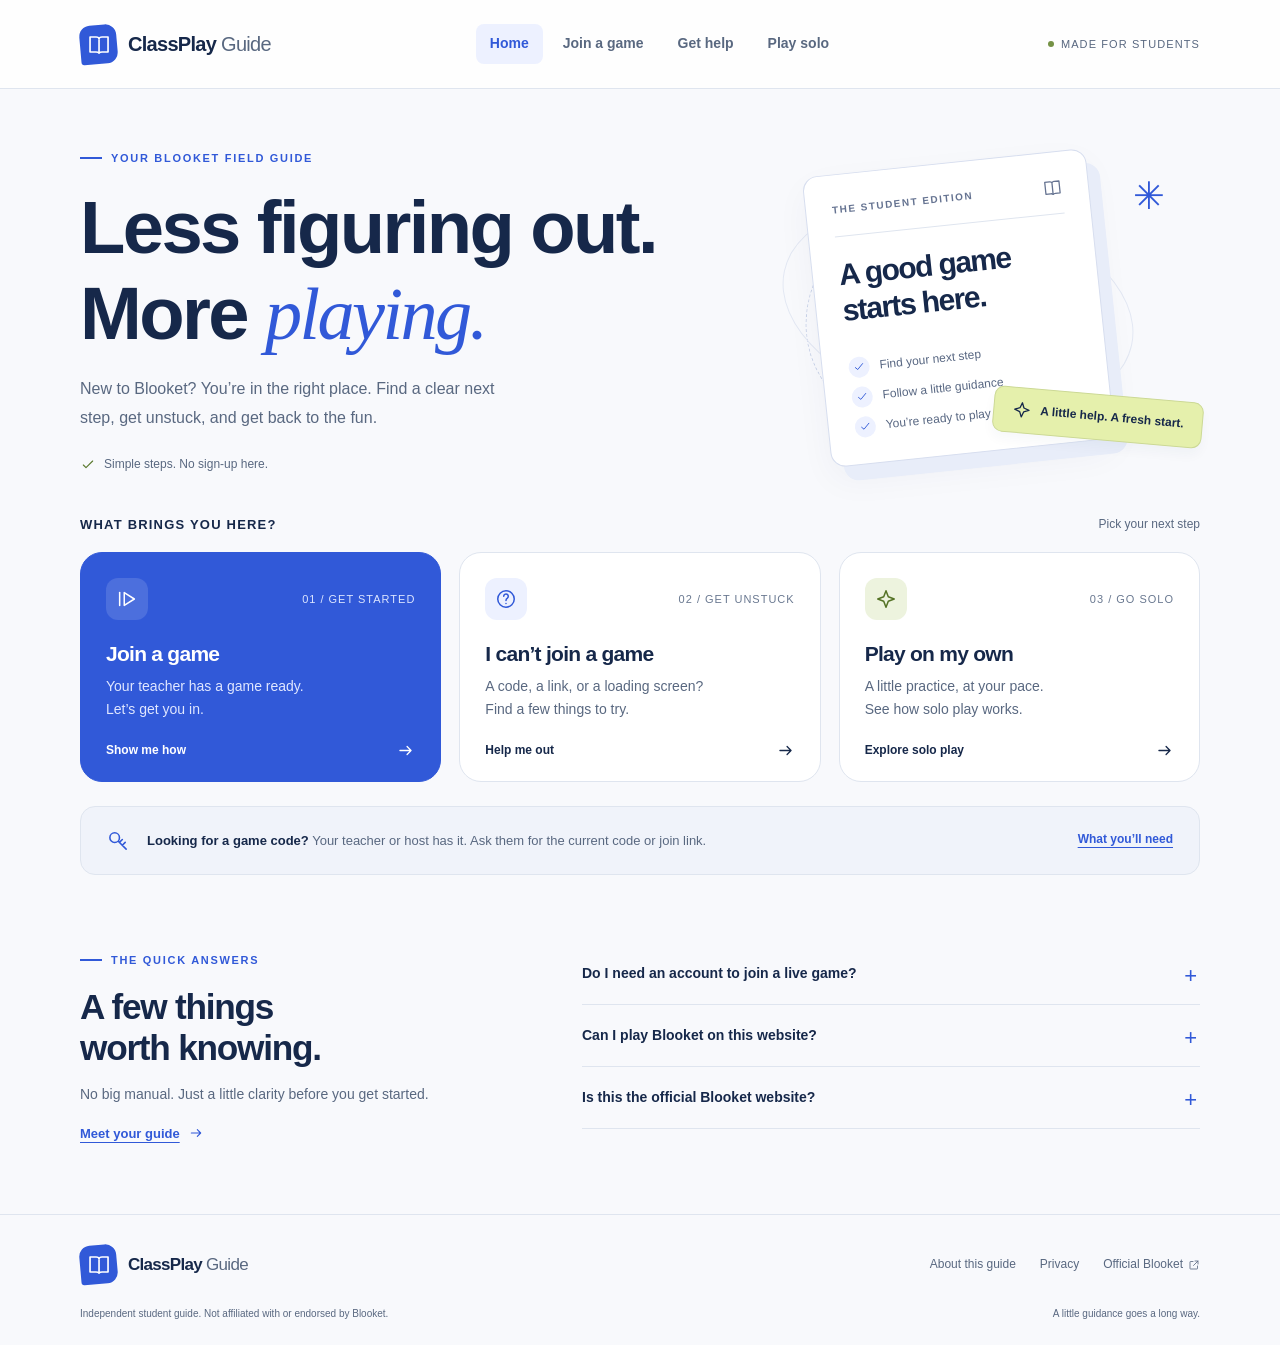
<file: site/index.html>
<!DOCTYPE html>
<html lang="en">
<head>
  <meta charset="UTF-8">
  <meta name="viewport" content="width=device-width, initial-scale=1">
  <meta name="google-site-verification" content="IyDOPsGvb1YDGFn4wCDl2Y3a9_xPfkji77vBAiMre4w" />
  <meta name="description" content="Simple Blooket guides for students. Learn how to join a game, find help when you get stuck, or start playing on your own.">
  <meta name="theme-color" content="#3159d8">
  <title>Blooket help for students, made simple | ClassPlay Guide</title>
  <link rel="canonical" href="https://blooketpractice-site.vercel.app/">
  <link rel="icon" type="image/svg+xml" href="favicon.svg">
  <link rel="stylesheet" href="assets/styles.css">
  
</head>
<body>
<a class="skip-link" href="#main">Skip to content</a><header class="site-header"><div class="wrap header-inner">
  <a class="brand" href="index.html" aria-label="ClassPlay Guide home"><span class="brand-mark"><svg width="24" height="24" viewBox="0 0 24 24" fill="none" stroke="currentColor" stroke-width="1.65" stroke-linecap="round" stroke-linejoin="round" aria-hidden="true"><path d="M3 4h6c2 0 3 1 3 2 0-1 1-2 3-2h6v15h-6c-2 0-3 1-3 1s-1-1-3-1H3z"/><path d="M12 7v13"/></svg></span><span>ClassPlay <span>Guide</span></span></a>
  <nav class="main-nav" aria-label="Main navigation"><a href="index.html" aria-current="page">Home</a><a href="join.html">Join a game</a><a href="help.html">Get help</a><a href="solo.html">Play solo</a></nav>
  <span class="header-label">Made for students</span>
</div></header>
<main id="main" class="wrap">
  <section class="home-hero" aria-labelledby="home-title">
    <div class="hero-copy"><span class="eyebrow">Your Blooket field guide</span><h1 id="home-title">Less figuring out.<br>More <em>playing.</em></h1><p>New to Blooket? You’re in the right place. Find a clear next step, get unstuck, and get back to the fun.</p><div class="hero-small"><svg width="16" height="16" viewBox="0 0 24 24" fill="none" stroke="currentColor" stroke-width="1.65" stroke-linecap="round" stroke-linejoin="round" aria-hidden="true"><path d="m5 12 4 4L19 6"/></svg>Simple steps. No sign-up here.</div></div>
    <div class="field-illustration" aria-hidden="true"><div class="illustration-orbit"></div><span class="spark">✳</span><div class="field-card"><div class="card-top"><span>THE STUDENT EDITION</span><svg width="19" height="19" viewBox="0 0 24 24" fill="none" stroke="currentColor" stroke-width="1.65" stroke-linecap="round" stroke-linejoin="round" aria-hidden="true"><path d="M3 4h6c2 0 3 1 3 2 0-1 1-2 3-2h6v15h-6c-2 0-3 1-3 1s-1-1-3-1H3z"/><path d="M12 7v13"/></svg></div><strong>A good game<br>starts here.</strong><div class="illustration-line"><span class="mini-check"><svg width="13" height="13" viewBox="0 0 24 24" fill="none" stroke="currentColor" stroke-width="1.65" stroke-linecap="round" stroke-linejoin="round" aria-hidden="true"><path d="m5 12 4 4L19 6"/></svg></span>Find your next step</div><div class="illustration-line"><span class="mini-check"><svg width="13" height="13" viewBox="0 0 24 24" fill="none" stroke="currentColor" stroke-width="1.65" stroke-linecap="round" stroke-linejoin="round" aria-hidden="true"><path d="m5 12 4 4L19 6"/></svg></span>Follow a little guidance</div><div class="illustration-line"><span class="mini-check"><svg width="13" height="13" viewBox="0 0 24 24" fill="none" stroke="currentColor" stroke-width="1.65" stroke-linecap="round" stroke-linejoin="round" aria-hidden="true"><path d="m5 12 4 4L19 6"/></svg></span>You’re ready to play</div></div><div class="sticker"><svg width="19" height="19" viewBox="0 0 24 24" fill="none" stroke="currentColor" stroke-width="1.65" stroke-linecap="round" stroke-linejoin="round" aria-hidden="true"><path d="m12 3 2.5 6.5L21 12l-6.5 2.5L12 21l-2.5-6.5L3 12l6.5-2.5z"/></svg>A little help. A fresh start.</div></div>
  </section>
  <section aria-labelledby="paths-title"><div class="section-heading"><h2 id="paths-title">What brings you here?</h2><span>Pick your next step</span></div>
    <div class="path-grid">
      <a class="path-card featured" href="join.html"><div class="path-card-top"><span class="icon-tile"><svg width="22" height="22" viewBox="0 0 24 24" fill="none" stroke="currentColor" stroke-width="1.65" stroke-linecap="round" stroke-linejoin="round" aria-hidden="true"><path d="m9 5 11 7-11 7z"/><path d="M4 5v14"/></svg></span><span class="path-number">01 / GET STARTED</span></div><h3>Join a game</h3><p>Your teacher has a game ready.<br>Let’s get you in.</p><span class="path-cta">Show me how <svg width="19" height="19" viewBox="0 0 24 24" fill="none" stroke="currentColor" stroke-width="1.65" stroke-linecap="round" stroke-linejoin="round" aria-hidden="true"><path d="M5 12h14m-5-5 5 5-5 5"/></svg></span></a>
      <a class="path-card" href="help.html"><div class="path-card-top"><span class="icon-tile"><svg width="22" height="22" viewBox="0 0 24 24" fill="none" stroke="currentColor" stroke-width="1.65" stroke-linecap="round" stroke-linejoin="round" aria-hidden="true"><circle cx="12" cy="12" r="9"/><path d="M9.5 9a2.5 2.5 0 1 1 4 2c-1.5 1-1.5 1.5-1.5 2.5M12 17h.01"/></svg></span><span class="path-number">02 / GET UNSTUCK</span></div><h3>I can’t join a game</h3><p>A code, a link, or a loading screen?<br>Find a few things to try.</p><span class="path-cta">Help me out <svg width="19" height="19" viewBox="0 0 24 24" fill="none" stroke="currentColor" stroke-width="1.65" stroke-linecap="round" stroke-linejoin="round" aria-hidden="true"><path d="M5 12h14m-5-5 5 5-5 5"/></svg></span></a>
      <a class="path-card mint" href="solo.html"><div class="path-card-top"><span class="icon-tile"><svg width="22" height="22" viewBox="0 0 24 24" fill="none" stroke="currentColor" stroke-width="1.65" stroke-linecap="round" stroke-linejoin="round" aria-hidden="true"><path d="m12 3 2.5 6.5L21 12l-6.5 2.5L12 21l-2.5-6.5L3 12l6.5-2.5z"/></svg></span><span class="path-number">03 / GO SOLO</span></div><h3>Play on my own</h3><p>A little practice, at your pace.<br>See how solo play works.</p><span class="path-cta">Explore solo play <svg width="19" height="19" viewBox="0 0 24 24" fill="none" stroke="currentColor" stroke-width="1.65" stroke-linecap="round" stroke-linejoin="round" aria-hidden="true"><path d="M5 12h14m-5-5 5 5-5 5"/></svg></span></a>
    </div>
  </section>
  <aside class="teacher-note"><svg width="23" height="23" viewBox="0 0 24 24" fill="none" stroke="currentColor" stroke-width="1.65" stroke-linecap="round" stroke-linejoin="round" aria-hidden="true"><circle cx="8" cy="9" r="5"/><path d="m12 13 8 8m-4-4 3-3m-6 0 3-3"/></svg><p><strong>Looking for a game code?</strong> Your teacher or host has it. Ask them for the current code or join link.</p><a href="join.html#before-you-start">What you’ll need</a></aside>
  <section class="home-bottom" aria-labelledby="faq-title"><div><span class="eyebrow">The quick answers</span><h2 id="faq-title">A few things<br>worth knowing.</h2><p>No big manual. Just a little clarity before you get started.</p><a class="text-link" href="about.html">Meet your guide <svg width="16" height="16" viewBox="0 0 24 24" fill="none" stroke="currentColor" stroke-width="1.65" stroke-linecap="round" stroke-linejoin="round" aria-hidden="true"><path d="M5 12h14m-5-5 5 5-5 5"/></svg></a></div><div class="faq-list">
    <details><summary>Do I need an account to join a live game?</summary><p>No. You can join a teacher’s live game with their code, link, or QR code without logging in. Independent solo play uses a Blooket account. <a href="https://help.blooket.com/hc/en-us/articles/17350775717911-Do-students-need-a-Blooket-account-to-play">See the official account guidance</a>.</p></details>
    <details><summary>Can I play Blooket on this website?</summary><p>This website helps you find your next step. The games themselves are on Blooket. Our guides link to the official pages when you’re ready.</p></details>
    <details><summary>Is this the official Blooket website?</summary><p>No. ClassPlay Guide is an independent student guide. For your account or the game itself, use <a href="https://www.blooket.com/">the official Blooket website</a>.</p></details>
  </div></section>
</main>
<footer class="site-footer"><div class="wrap">
  <div class="footer-top"><a class="brand" href="index.html" aria-label="ClassPlay Guide home"><span class="brand-mark"><svg width="24" height="24" viewBox="0 0 24 24" fill="none" stroke="currentColor" stroke-width="1.65" stroke-linecap="round" stroke-linejoin="round" aria-hidden="true"><path d="M3 4h6c2 0 3 1 3 2 0-1 1-2 3-2h6v15h-6c-2 0-3 1-3 1s-1-1-3-1H3z"/><path d="M12 7v13"/></svg></span><span>ClassPlay <span>Guide</span></span></a><nav class="footer-links" aria-label="Footer"><a href="about.html">About this guide</a><a href="privacy.html">Privacy</a><a href="https://www.blooket.com/">Official Blooket <svg width="12" height="12" viewBox="0 0 24 24" fill="none" stroke="currentColor" stroke-width="1.65" stroke-linecap="round" stroke-linejoin="round" aria-hidden="true"><path d="M14 4h6v6m0-6-9 9M10 5H5a1 1 0 0 0-1 1v13a1 1 0 0 0 1 1h13a1 1 0 0 0 1-1v-5"/></svg></a></nav></div>
  <div class="footer-bottom"><p>Independent student guide. Not affiliated with or endorsed by Blooket.</p><p>A little guidance goes a long way.</p></div>
</div></footer>
</body>
</html>
</file>
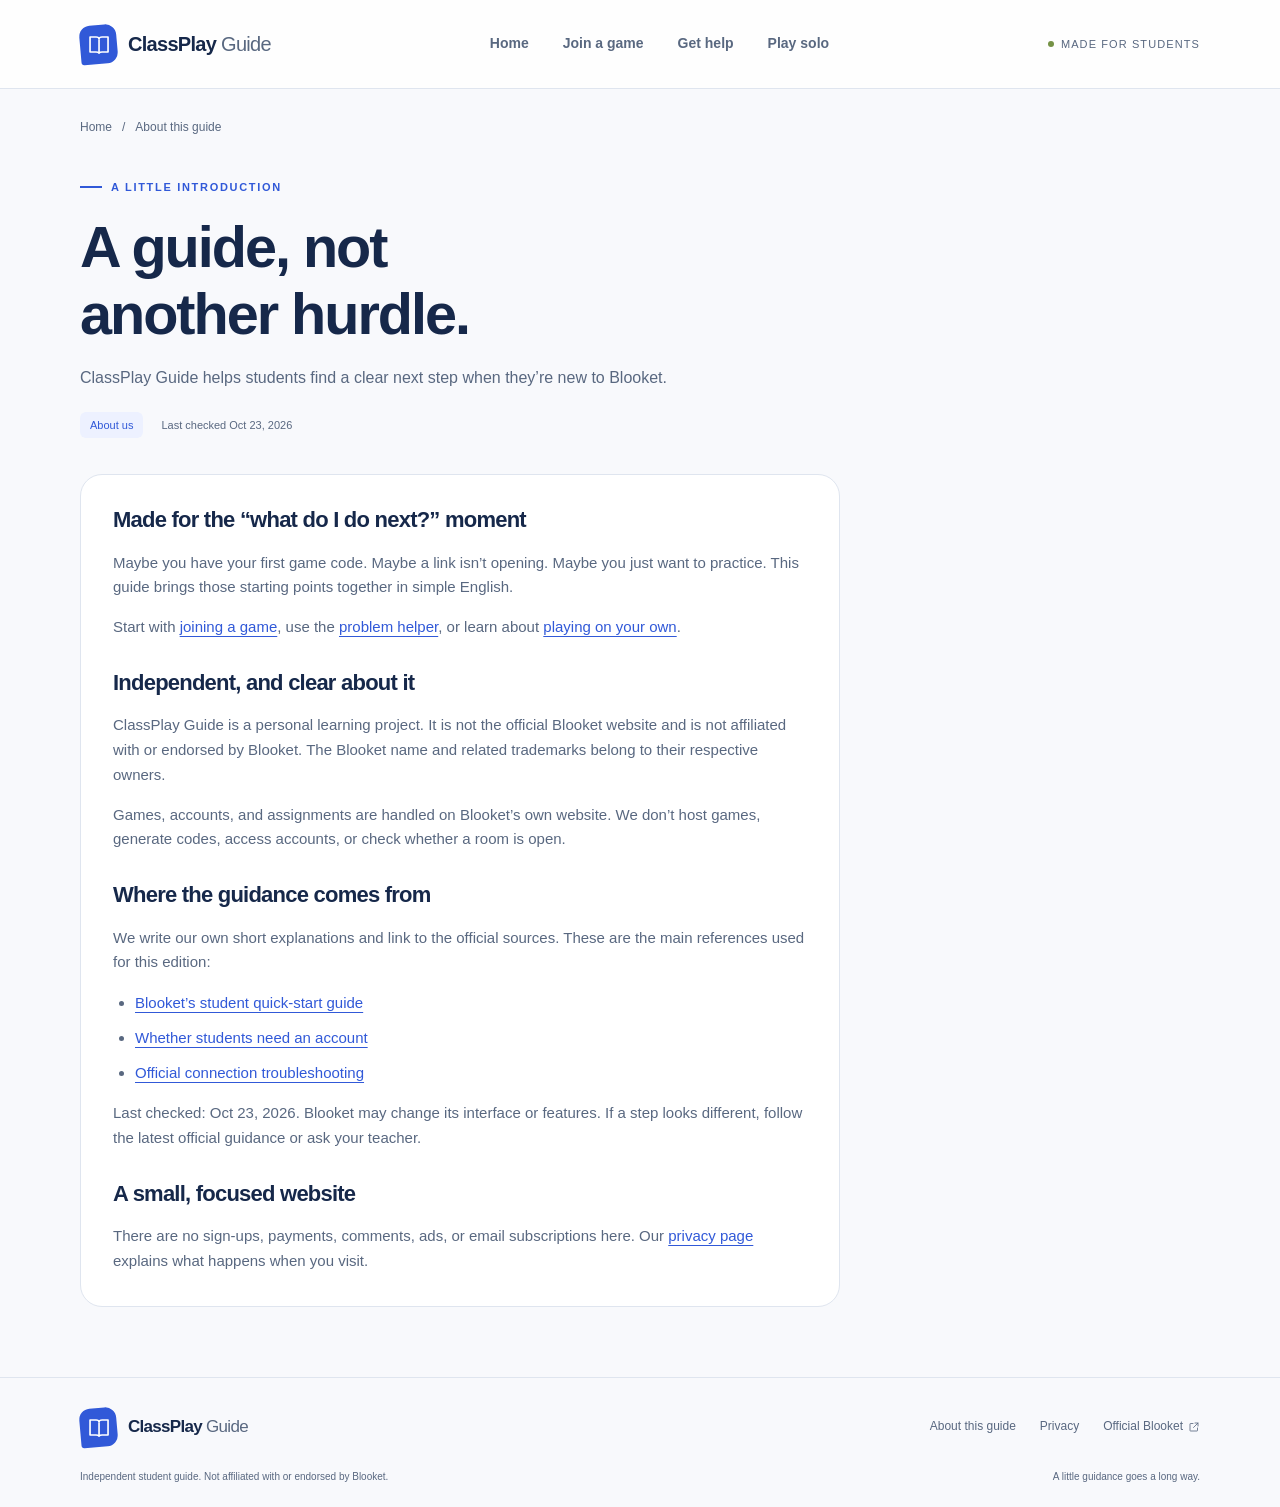
<file: site/about.html>
<!DOCTYPE html>
<html lang="en">
<head>
  <meta charset="UTF-8">
  <meta name="viewport" content="width=device-width, initial-scale=1">
  <meta name="description" content="ClassPlay Guide is an independent guide that helps students join Blooket games, get unstuck and understand solo practice.">
  <meta name="theme-color" content="#3159d8">
  <title>About this independent Blooket student guide | ClassPlay Guide</title>
  <link rel="canonical" href="https://blooketpractice-site.vercel.app/about.html">
  <link rel="icon" type="image/svg+xml" href="favicon.svg">
  <link rel="stylesheet" href="assets/styles.css">
  
</head>
<body>
<a class="skip-link" href="#main">Skip to content</a><header class="site-header"><div class="wrap header-inner">
  <a class="brand" href="index.html" aria-label="ClassPlay Guide home"><span class="brand-mark"><svg width="24" height="24" viewBox="0 0 24 24" fill="none" stroke="currentColor" stroke-width="1.65" stroke-linecap="round" stroke-linejoin="round" aria-hidden="true"><path d="M3 4h6c2 0 3 1 3 2 0-1 1-2 3-2h6v15h-6c-2 0-3 1-3 1s-1-1-3-1H3z"/><path d="M12 7v13"/></svg></span><span>ClassPlay <span>Guide</span></span></a>
  <nav class="main-nav" aria-label="Main navigation"><a href="index.html">Home</a><a href="join.html">Join a game</a><a href="help.html">Get help</a><a href="solo.html">Play solo</a></nav>
  <span class="header-label">Made for students</span>
</div></header>
<main id="main" class="wrap"><div class="breadcrumb"><a href="index.html">Home</a><span aria-hidden="true">/</span><span>About this guide</span></div><div class="page-heading"><span class="eyebrow">A little introduction</span><h1>A guide, not<br>another hurdle.</h1><p>ClassPlay Guide helps students find a clear next step when they’re new to Blooket.</p><div class="page-meta"><span>About us</span><span>Last checked <time datetime="2026-10-23">Oct 23, 2026</time></span></div></div>
<div class="legal-layout"><article class="article-card"><h2>Made for the “what do I do next?” moment</h2><p>Maybe you have your first game code. Maybe a link isn’t opening. Maybe you just want to practice. This guide brings those starting points together in simple English.</p><p>Start with <a href="join.html">joining a game</a>, use the <a href="help.html">problem helper</a>, or learn about <a href="solo.html">playing on your own</a>.</p>
<h2>Independent, and clear about it</h2><p>ClassPlay Guide is a personal learning project. It is not the official Blooket website and is not affiliated with or endorsed by Blooket. The Blooket name and related trademarks belong to their respective owners.</p><p>Games, accounts, and assignments are handled on Blooket’s own website. We don’t host games, generate codes, access accounts, or check whether a room is open.</p>
<h2>Where the guidance comes from</h2><p>We write our own short explanations and link to the official sources. These are the main references used for this edition:</p><ul><li><a href="https://help.blooket.com/hc/en-us/articles/16015848585879-Blooket-Quick-Start-Guide-for-Students">Blooket’s student quick-start guide</a></li><li><a href="https://help.blooket.com/hc/en-us/articles/17350775717911-Do-students-need-a-Blooket-account-to-play">Whether students need an account</a></li><li><a href="https://help.blooket.com/hc/en-us/articles/17350792576023-How-can-I-debug-Blooket-connection-issues">Official connection troubleshooting</a></li></ul><p>Last checked: <time datetime="2026-10-23">Oct 23, 2026</time>. Blooket may change its interface or features. If a step looks different, follow the latest official guidance or ask your teacher.</p>
<h2>A small, focused website</h2><p>There are no sign-ups, payments, comments, ads, or email subscriptions here. Our <a href="privacy.html">privacy page</a> explains what happens when you visit.</p></article></div></main>
<footer class="site-footer"><div class="wrap">
  <div class="footer-top"><a class="brand" href="index.html" aria-label="ClassPlay Guide home"><span class="brand-mark"><svg width="24" height="24" viewBox="0 0 24 24" fill="none" stroke="currentColor" stroke-width="1.65" stroke-linecap="round" stroke-linejoin="round" aria-hidden="true"><path d="M3 4h6c2 0 3 1 3 2 0-1 1-2 3-2h6v15h-6c-2 0-3 1-3 1s-1-1-3-1H3z"/><path d="M12 7v13"/></svg></span><span>ClassPlay <span>Guide</span></span></a><nav class="footer-links" aria-label="Footer"><a href="about.html">About this guide</a><a href="privacy.html">Privacy</a><a href="https://www.blooket.com/">Official Blooket <svg width="12" height="12" viewBox="0 0 24 24" fill="none" stroke="currentColor" stroke-width="1.65" stroke-linecap="round" stroke-linejoin="round" aria-hidden="true"><path d="M14 4h6v6m0-6-9 9M10 5H5a1 1 0 0 0-1 1v13a1 1 0 0 0 1 1h13a1 1 0 0 0 1-1v-5"/></svg></a></nav></div>
  <div class="footer-bottom"><p>Independent student guide. Not affiliated with or endorsed by Blooket.</p><p>A little guidance goes a long way.</p></div>
</div></footer>
</body>
</html>
</file>
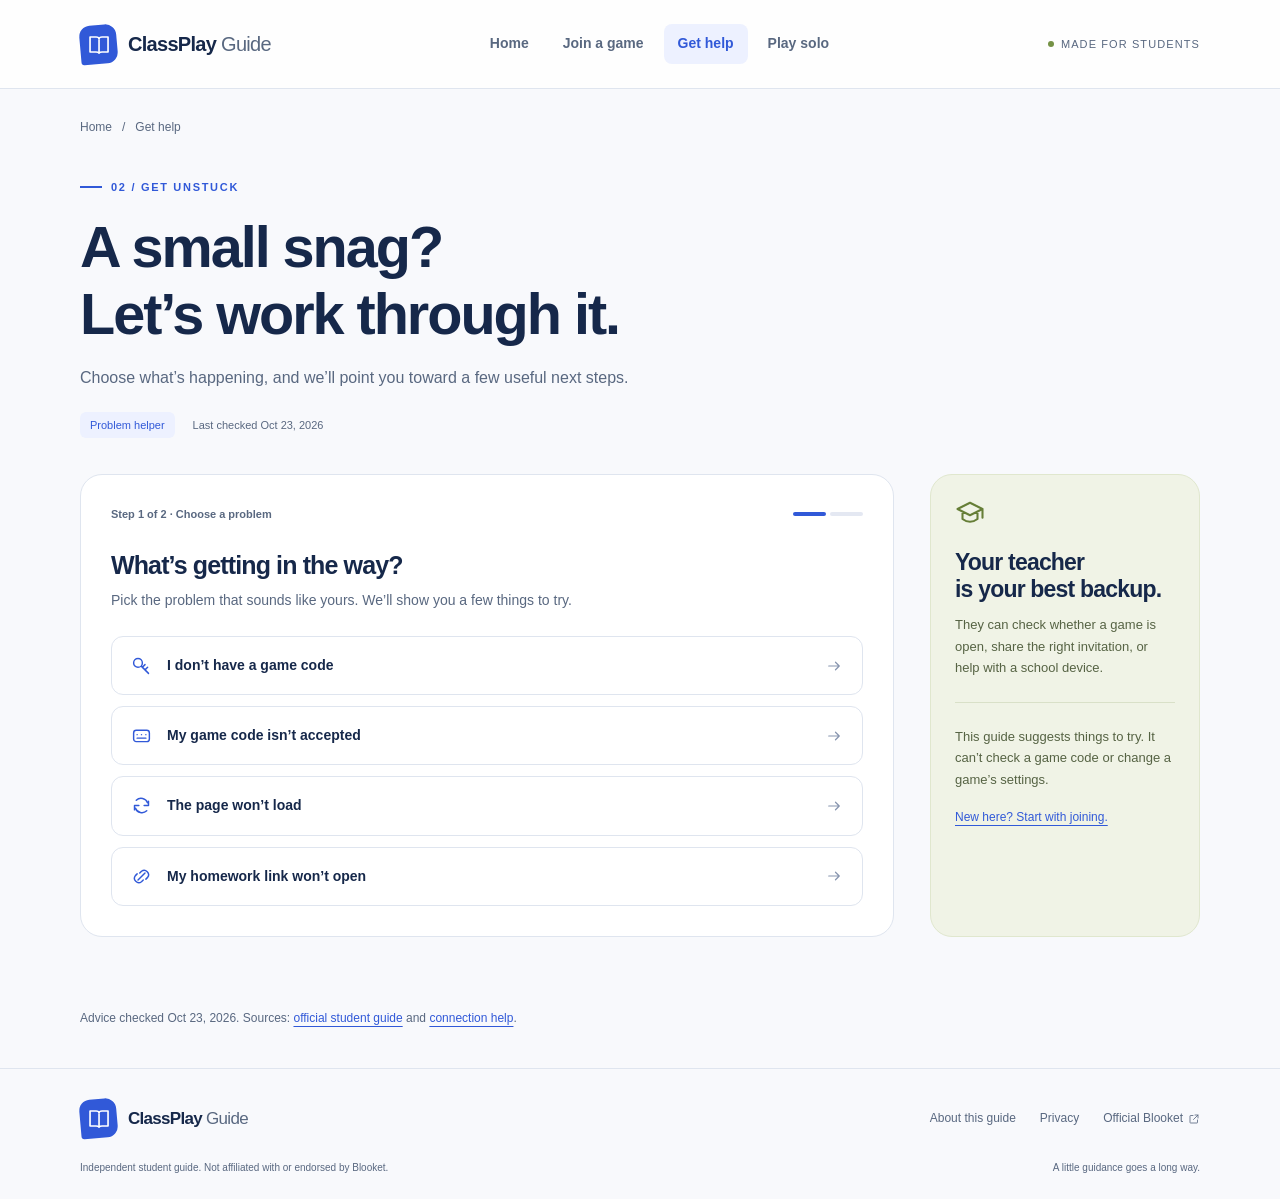
<file: site/help.html>
<!DOCTYPE html>
<html lang="en">
<head>
  <meta charset="UTF-8">
  <meta name="viewport" content="width=device-width, initial-scale=1">
  <meta name="description" content="Choose the Blooket problem you are having: a missing code, a code that is not accepted, a loading issue, or a homework link. Get clear next steps.">
  <meta name="theme-color" content="#3159d8">
  <title>Can’t join Blooket? Find your next step | ClassPlay Guide</title>
  <link rel="canonical" href="https://blooketpractice-site.vercel.app/help.html">
  <link rel="icon" type="image/svg+xml" href="favicon.svg">
  <link rel="stylesheet" href="assets/styles.css">
  <script src="assets/help.js" defer></script>
</head>
<body>
<a class="skip-link" href="#main">Skip to content</a><header class="site-header"><div class="wrap header-inner">
  <a class="brand" href="index.html" aria-label="ClassPlay Guide home"><span class="brand-mark"><svg width="24" height="24" viewBox="0 0 24 24" fill="none" stroke="currentColor" stroke-width="1.65" stroke-linecap="round" stroke-linejoin="round" aria-hidden="true"><path d="M3 4h6c2 0 3 1 3 2 0-1 1-2 3-2h6v15h-6c-2 0-3 1-3 1s-1-1-3-1H3z"/><path d="M12 7v13"/></svg></span><span>ClassPlay <span>Guide</span></span></a>
  <nav class="main-nav" aria-label="Main navigation"><a href="index.html">Home</a><a href="join.html">Join a game</a><a href="help.html" aria-current="page">Get help</a><a href="solo.html">Play solo</a></nav>
  <span class="header-label">Made for students</span>
</div></header>
<main id="main" class="wrap"><div class="breadcrumb"><a href="index.html">Home</a><span aria-hidden="true">/</span><span>Get help</span></div><div class="page-heading"><span class="eyebrow">02 / Get unstuck</span><h1>A small snag?<br>Let’s work through it.</h1><p>Choose what’s happening, and we’ll point you toward a few useful next steps.</p><div class="page-meta"><span>Problem helper</span><span>Last checked <time datetime="2026-10-23">Oct 23, 2026</time></span></div></div>
<div class="helper-layout"><div class="helper-board" data-helper>
  <div class="helper-progress"><span id="helper-step">Help for common problems</span><span class="progress-line" aria-hidden="true"><span></span><span></span></span></div>
  <h2 id="helper-title">Find help for your problem</h2><p class="helper-intro" id="helper-intro">Read the advice below for the problem you’re having.</p>
  <p id="helper-status" class="sr-only" role="status" aria-live="polite" aria-atomic="true"></p>
  <div id="problem-choices" class="problem-list" hidden><button class="problem-button" type="button" data-problem="no-code" aria-controls="answer-no-code"><svg width="21" height="21" viewBox="0 0 24 24" fill="none" stroke="currentColor" stroke-width="1.65" stroke-linecap="round" stroke-linejoin="round" aria-hidden="true"><circle cx="8" cy="9" r="5"/><path d="m12 13 8 8m-4-4 3-3m-6 0 3-3"/></svg><span>I don’t have a game code</span><svg class="arrow" width="18" height="18" viewBox="0 0 24 24" fill="none" stroke="currentColor" stroke-width="1.65" stroke-linecap="round" stroke-linejoin="round" aria-hidden="true"><path d="M5 12h14m-5-5 5 5-5 5"/></svg></button><button class="problem-button" type="button" data-problem="invalid-code" aria-controls="answer-invalid-code"><svg width="21" height="21" viewBox="0 0 24 24" fill="none" stroke="currentColor" stroke-width="1.65" stroke-linecap="round" stroke-linejoin="round" aria-hidden="true"><rect x="3" y="6" width="18" height="13" rx="3"/><path d="M7 11h.01M12 11h.01M17 11h.01M7 15h10"/></svg><span>My game code isn’t accepted</span><svg class="arrow" width="18" height="18" viewBox="0 0 24 24" fill="none" stroke="currentColor" stroke-width="1.65" stroke-linecap="round" stroke-linejoin="round" aria-hidden="true"><path d="M5 12h14m-5-5 5 5-5 5"/></svg></button><button class="problem-button" type="button" data-problem="loading" aria-controls="answer-loading"><svg width="21" height="21" viewBox="0 0 24 24" fill="none" stroke="currentColor" stroke-width="1.65" stroke-linecap="round" stroke-linejoin="round" aria-hidden="true"><path d="M20 7v5h-5M4 17v-5h5"/><path d="M6 6a8 8 0 0 1 13 3M18 18A8 8 0 0 1 5 15"/></svg><span>The page won’t load</span><svg class="arrow" width="18" height="18" viewBox="0 0 24 24" fill="none" stroke="currentColor" stroke-width="1.65" stroke-linecap="round" stroke-linejoin="round" aria-hidden="true"><path d="M5 12h14m-5-5 5 5-5 5"/></svg></button><button class="problem-button" type="button" data-problem="homework" aria-controls="answer-homework"><svg width="21" height="21" viewBox="0 0 24 24" fill="none" stroke="currentColor" stroke-width="1.65" stroke-linecap="round" stroke-linejoin="round" aria-hidden="true"><path d="m10 8 2-2a5 5 0 0 1 7 7l-2 2M14 16l-2 2a5 5 0 0 1-7-7l2-2m1 7 8-8"/></svg><span>My homework link won’t open</span><svg class="arrow" width="18" height="18" viewBox="0 0 24 24" fill="none" stroke="currentColor" stroke-width="1.65" stroke-linecap="round" stroke-linejoin="round" aria-hidden="true"><path d="M5 12h14m-5-5 5 5-5 5"/></svg></button></div>
  <div id="answer-area"><section class="answer" id="answer-no-code" data-answer="no-code" aria-labelledby="title-no-code"><p class="answer-tag">You picked</p><h3 id="title-no-code" tabindex="-1">I don’t have a game code</h3><ol><li>Ask your teacher or host for the current game code, join link, or QR code.</li><li>If they haven’t started a game yet, wait for their invitation.</li><li>Once you have an invitation, follow our joining guide.</li></ol><div class="answer-actions"><a class="button" href="join.html">See how to join<svg width="16" height="16" viewBox="0 0 24 24" fill="none" stroke="currentColor" stroke-width="1.65" stroke-linecap="round" stroke-linejoin="round" aria-hidden="true"><path d="M5 12h14m-5-5 5 5-5 5"/></svg></a><button class="button secondary" type="button" data-reset hidden>Choose another problem</button></div><p class="stuck-note">Still stuck? Ask your teacher or host for help.</p></section>
<section class="answer" id="answer-invalid-code" data-answer="invalid-code" aria-labelledby="title-invalid-code"><p class="answer-tag">You picked</p><h3 id="title-invalid-code" tabindex="-1">My game code isn’t accepted</h3><ol><li>Compare the code with your teacher’s current invitation. Re-enter it carefully on the official join page.</li><li>Ask your teacher whether the game is still running and whether you can still join.</li><li>If it still doesn’t work, ask your teacher to share the invitation again.</li></ol><div class="answer-actions"><a class="button" href="https://play.blooket.com/">Open official join page<svg width="16" height="16" viewBox="0 0 24 24" fill="none" stroke="currentColor" stroke-width="1.65" stroke-linecap="round" stroke-linejoin="round" aria-hidden="true"><path d="M14 4h6v6m0-6-9 9M10 5H5a1 1 0 0 0-1 1v13a1 1 0 0 0 1 1h13a1 1 0 0 0 1-1v-5"/></svg></a><button class="button secondary" type="button" data-reset hidden>Choose another problem</button></div><p class="stuck-note">Still stuck? Ask your teacher or host for help.</p></section>
<section class="answer" id="answer-loading" data-answer="loading" aria-labelledby="title-loading"><p class="answer-tag">You picked</p><h3 id="title-loading" tabindex="-1">The page won’t load</h3><ol><li>Refresh the Blooket page once and try opening an ordinary website to check your connection.</li><li>Try Blooket’s official connection checker for image or connection issues. It opens on their website.</li><li>On a school device or network, ask your teacher for help if the problem continues.</li></ol><div class="answer-actions"><a class="button" href="https://debug.blooket.com/">Open official connection checker<svg width="16" height="16" viewBox="0 0 24 24" fill="none" stroke="currentColor" stroke-width="1.65" stroke-linecap="round" stroke-linejoin="round" aria-hidden="true"><path d="M14 4h6v6m0-6-9 9M10 5H5a1 1 0 0 0-1 1v13a1 1 0 0 0 1 1h13a1 1 0 0 0 1-1v-5"/></svg></a><button class="button secondary" type="button" data-reset hidden>Choose another problem</button></div><p class="stuck-note">Still stuck? Ask your teacher or host for help.</p></section>
<section class="answer" id="answer-homework" data-answer="homework" aria-labelledby="title-homework"><p class="answer-tag">You picked</p><h3 id="title-homework" tabindex="-1">My homework link won’t open</h3><ol><li>Open the full homework link from your teacher’s original message, or scan their homework QR code again.</li><li>Ask your teacher to check whether the assignment is still available and to resend the link if needed.</li><li>Use the homework invitation for this task. A different live-game code won’t replace it.</li></ol><div class="answer-actions"><a class="button" href="https://help.blooket.com/hc/en-us/articles/16015848585879-Blooket-Quick-Start-Guide-for-Students">Read the official student guide<svg width="16" height="16" viewBox="0 0 24 24" fill="none" stroke="currentColor" stroke-width="1.65" stroke-linecap="round" stroke-linejoin="round" aria-hidden="true"><path d="M14 4h6v6m0-6-9 9M10 5H5a1 1 0 0 0-1 1v13a1 1 0 0 0 1 1h13a1 1 0 0 0 1-1v-5"/></svg></a><button class="button secondary" type="button" data-reset hidden>Choose another problem</button></div><p class="stuck-note">Still stuck? Ask your teacher or host for help.</p></section></div>
</div><aside class="helper-aside"><svg width="30" height="30" viewBox="0 0 24 24" fill="none" stroke="currentColor" stroke-width="1.65" stroke-linecap="round" stroke-linejoin="round" aria-hidden="true"><path d="m2 8 10-5 10 5-10 5zM6 10v6c4 3 8 3 12 0v-6M22 8v7"/></svg><h2>Your teacher<br>is your best backup.</h2><p>They can check whether a game is open, share the right invitation, or help with a school device.</p><hr><p>This guide suggests things to try. It can’t check a game code or change a game’s settings.</p><a href="join.html">New here? Start with joining.</a></aside></div>
<p class="source-note" style="padding:0 0 40px">Advice checked <time datetime="2026-10-23">Oct 23, 2026</time>. Sources: <a href="https://help.blooket.com/hc/en-us/articles/16015848585879-Blooket-Quick-Start-Guide-for-Students">official student guide</a> and <a href="https://help.blooket.com/hc/en-us/articles/17350792576023-How-can-I-debug-Blooket-connection-issues">connection help</a>.</p>
</main>
<footer class="site-footer"><div class="wrap">
  <div class="footer-top"><a class="brand" href="index.html" aria-label="ClassPlay Guide home"><span class="brand-mark"><svg width="24" height="24" viewBox="0 0 24 24" fill="none" stroke="currentColor" stroke-width="1.65" stroke-linecap="round" stroke-linejoin="round" aria-hidden="true"><path d="M3 4h6c2 0 3 1 3 2 0-1 1-2 3-2h6v15h-6c-2 0-3 1-3 1s-1-1-3-1H3z"/><path d="M12 7v13"/></svg></span><span>ClassPlay <span>Guide</span></span></a><nav class="footer-links" aria-label="Footer"><a href="about.html">About this guide</a><a href="privacy.html">Privacy</a><a href="https://www.blooket.com/">Official Blooket <svg width="12" height="12" viewBox="0 0 24 24" fill="none" stroke="currentColor" stroke-width="1.65" stroke-linecap="round" stroke-linejoin="round" aria-hidden="true"><path d="M14 4h6v6m0-6-9 9M10 5H5a1 1 0 0 0-1 1v13a1 1 0 0 0 1 1h13a1 1 0 0 0 1-1v-5"/></svg></a></nav></div>
  <div class="footer-bottom"><p>Independent student guide. Not affiliated with or endorsed by Blooket.</p><p>A little guidance goes a long way.</p></div>
</div></footer>
</body>
</html>
</file>
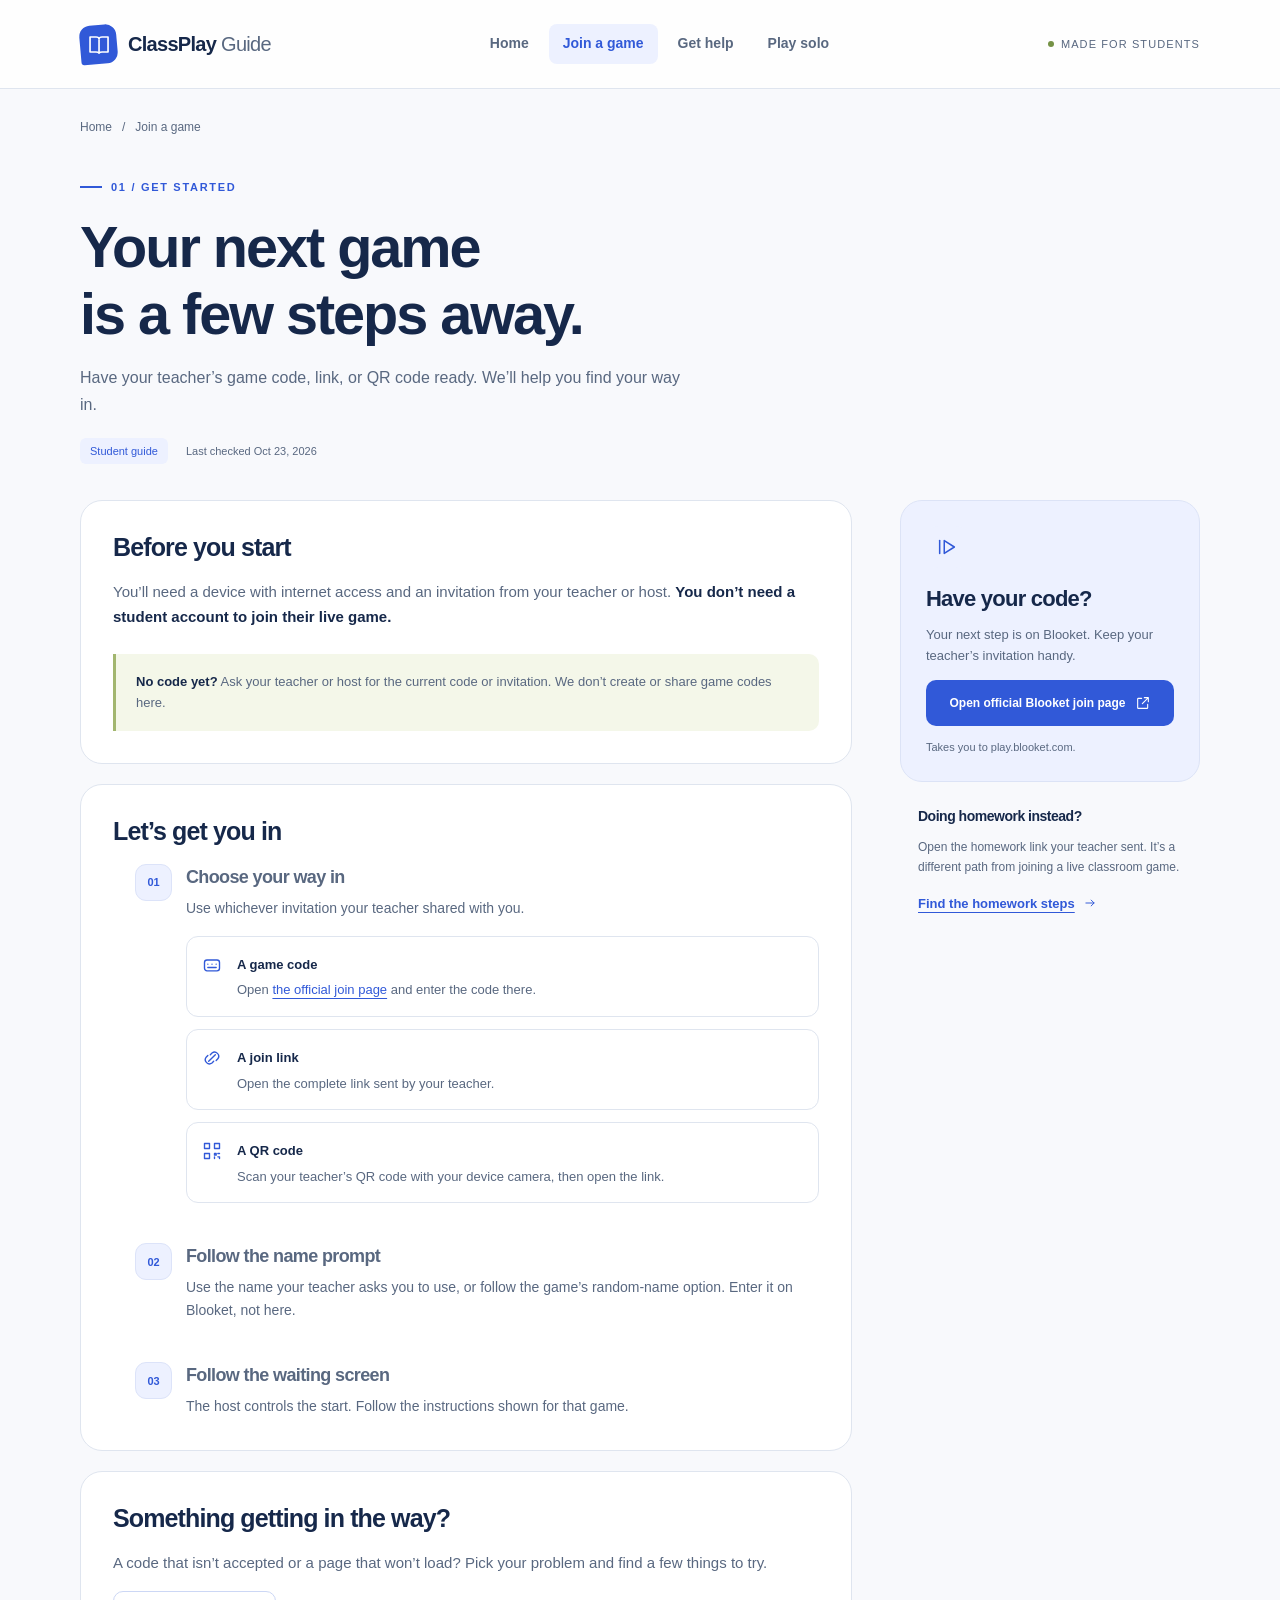
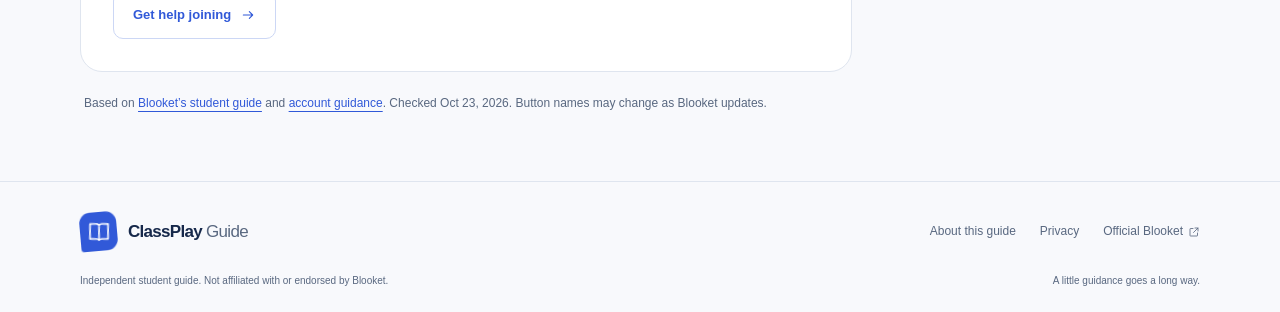
<file: site/join.html>
<!DOCTYPE html>
<html lang="en">
<head>
  <meta charset="UTF-8">
  <meta name="viewport" content="width=device-width, initial-scale=1">
  <meta name="description" content="Join your teacher’s Blooket game with a game code, shared link, or QR code. Follow simple steps and find the official join page.">
  <meta name="theme-color" content="#3159d8">
  <title>How to join a Blooket game | ClassPlay Guide</title>
  <link rel="canonical" href="https://blooketpractice-site.vercel.app/join.html">
  <link rel="icon" type="image/svg+xml" href="favicon.svg">
  <link rel="stylesheet" href="assets/styles.css">
  
</head>
<body>
<a class="skip-link" href="#main">Skip to content</a><header class="site-header"><div class="wrap header-inner">
  <a class="brand" href="index.html" aria-label="ClassPlay Guide home"><span class="brand-mark"><svg width="24" height="24" viewBox="0 0 24 24" fill="none" stroke="currentColor" stroke-width="1.65" stroke-linecap="round" stroke-linejoin="round" aria-hidden="true"><path d="M3 4h6c2 0 3 1 3 2 0-1 1-2 3-2h6v15h-6c-2 0-3 1-3 1s-1-1-3-1H3z"/><path d="M12 7v13"/></svg></span><span>ClassPlay <span>Guide</span></span></a>
  <nav class="main-nav" aria-label="Main navigation"><a href="index.html">Home</a><a href="join.html" aria-current="page">Join a game</a><a href="help.html">Get help</a><a href="solo.html">Play solo</a></nav>
  <span class="header-label">Made for students</span>
</div></header>
<main id="main" class="wrap"><div class="breadcrumb"><a href="index.html">Home</a><span aria-hidden="true">/</span><span>Join a game</span></div><div class="page-heading"><span class="eyebrow">01 / Get started</span><h1>Your next game<br>is a few steps away.</h1><p>Have your teacher’s game code, link, or QR code ready. We’ll help you find your way in.</p><div class="page-meta"><span>Student guide</span><span>Last checked <time datetime="2026-10-23">Oct 23, 2026</time></span></div></div>
<div class="content-layout"><div>
  <section class="article-card" id="before-you-start"><h2>Before you start</h2><p>You’ll need a device with internet access and an invitation from your teacher or host. <strong>You don’t need a student account to join their live game.</strong></p><div class="callout"><p><strong>No code yet?</strong> Ask your teacher or host for the current code or invitation. We don’t create or share game codes here.</p></div></section>
  <section class="article-card" id="join-steps"><h2>Let’s get you in</h2><ol class="steps">
    <li><div><h3>Choose your way in</h3><p>Use whichever invitation your teacher shared with you.</p><div class="method-list">
      <div class="method"><svg width="20" height="20" viewBox="0 0 24 24" fill="none" stroke="currentColor" stroke-width="1.65" stroke-linecap="round" stroke-linejoin="round" aria-hidden="true"><rect x="3" y="6" width="18" height="13" rx="3"/><path d="M7 11h.01M12 11h.01M17 11h.01M7 15h10"/></svg><div><strong>A game code</strong><p>Open <a href="https://play.blooket.com/">the official join page</a> and enter the code there.</p></div></div>
      <div class="method"><svg width="20" height="20" viewBox="0 0 24 24" fill="none" stroke="currentColor" stroke-width="1.65" stroke-linecap="round" stroke-linejoin="round" aria-hidden="true"><path d="m10 8 2-2a5 5 0 0 1 7 7l-2 2M14 16l-2 2a5 5 0 0 1-7-7l2-2m1 7 8-8"/></svg><div><strong>A join link</strong><p>Open the complete link sent by your teacher.</p></div></div>
      <div class="method"><svg width="20" height="20" viewBox="0 0 24 24" fill="none" stroke="currentColor" stroke-width="1.65" stroke-linecap="round" stroke-linejoin="round" aria-hidden="true"><path d="M3 3h6v6H3zm12 0h6v6h-6zM3 15h6v6H3zm12 0h2v2h-2zm4 0h2m-6 4v2m4-2h2v2"/></svg><div><strong>A QR code</strong><p>Scan your teacher’s QR code with your device camera, then open the link.</p></div></div>
    </div></div></li>
    <li><div><h3>Follow the name prompt</h3><p>Use the name your teacher asks you to use, or follow the game’s random-name option. Enter it on Blooket, not here.</p></div></li>
    <li><div><h3>Follow the waiting screen</h3><p>The host controls the start. Follow the instructions shown for that game.</p></div></li>
  </ol></section>
  <section class="article-card"><h2>Something getting in the way?</h2><p>A code that isn’t accepted or a page that won’t load? Pick your problem and find a few things to try.</p><a class="button secondary" href="help.html">Get help joining<svg width="16" height="16" viewBox="0 0 24 24" fill="none" stroke="currentColor" stroke-width="1.65" stroke-linecap="round" stroke-linejoin="round" aria-hidden="true"><path d="M5 12h14m-5-5 5 5-5 5"/></svg></a></section>
  <p class="source-note">Based on <a href="https://help.blooket.com/hc/en-us/articles/16015848585879-Blooket-Quick-Start-Guide-for-Students">Blooket’s student guide</a> and <a href="https://help.blooket.com/hc/en-us/articles/17350775717911-Do-students-need-a-Blooket-account-to-play">account guidance</a>. Checked <time datetime="2026-10-23">Oct 23, 2026</time>. Button names may change as Blooket updates.</p>
</div><aside class="aside"><div class="aside-card"><span class="icon-tile"><svg width="22" height="22" viewBox="0 0 24 24" fill="none" stroke="currentColor" stroke-width="1.65" stroke-linecap="round" stroke-linejoin="round" aria-hidden="true"><path d="m9 5 11 7-11 7z"/><path d="M4 5v14"/></svg></span><h2>Have your code?</h2><p>Your next step is on Blooket. Keep your teacher’s invitation handy.</p><a class="button" href="https://play.blooket.com/">Open official Blooket join page<svg width="16" height="16" viewBox="0 0 24 24" fill="none" stroke="currentColor" stroke-width="1.65" stroke-linecap="round" stroke-linejoin="round" aria-hidden="true"><path d="M14 4h6v6m0-6-9 9M10 5H5a1 1 0 0 0-1 1v13a1 1 0 0 0 1 1h13a1 1 0 0 0 1-1v-5"/></svg></a><p class="tiny">Takes you to play.blooket.com.</p></div><div class="aside-note"><h3>Doing homework instead?</h3><p>Open the homework link your teacher sent. It’s a different path from joining a live classroom game.</p><a class="text-link" href="solo.html#homework">Find the homework steps <svg width="14" height="14" viewBox="0 0 24 24" fill="none" stroke="currentColor" stroke-width="1.65" stroke-linecap="round" stroke-linejoin="round" aria-hidden="true"><path d="M5 12h14m-5-5 5 5-5 5"/></svg></a></div></aside>
</div></main>
<footer class="site-footer"><div class="wrap">
  <div class="footer-top"><a class="brand" href="index.html" aria-label="ClassPlay Guide home"><span class="brand-mark"><svg width="24" height="24" viewBox="0 0 24 24" fill="none" stroke="currentColor" stroke-width="1.65" stroke-linecap="round" stroke-linejoin="round" aria-hidden="true"><path d="M3 4h6c2 0 3 1 3 2 0-1 1-2 3-2h6v15h-6c-2 0-3 1-3 1s-1-1-3-1H3z"/><path d="M12 7v13"/></svg></span><span>ClassPlay <span>Guide</span></span></a><nav class="footer-links" aria-label="Footer"><a href="about.html">About this guide</a><a href="privacy.html">Privacy</a><a href="https://www.blooket.com/">Official Blooket <svg width="12" height="12" viewBox="0 0 24 24" fill="none" stroke="currentColor" stroke-width="1.65" stroke-linecap="round" stroke-linejoin="round" aria-hidden="true"><path d="M14 4h6v6m0-6-9 9M10 5H5a1 1 0 0 0-1 1v13a1 1 0 0 0 1 1h13a1 1 0 0 0 1-1v-5"/></svg></a></nav></div>
  <div class="footer-bottom"><p>Independent student guide. Not affiliated with or endorsed by Blooket.</p><p>A little guidance goes a long way.</p></div>
</div></footer>
</body>
</html>
</file>
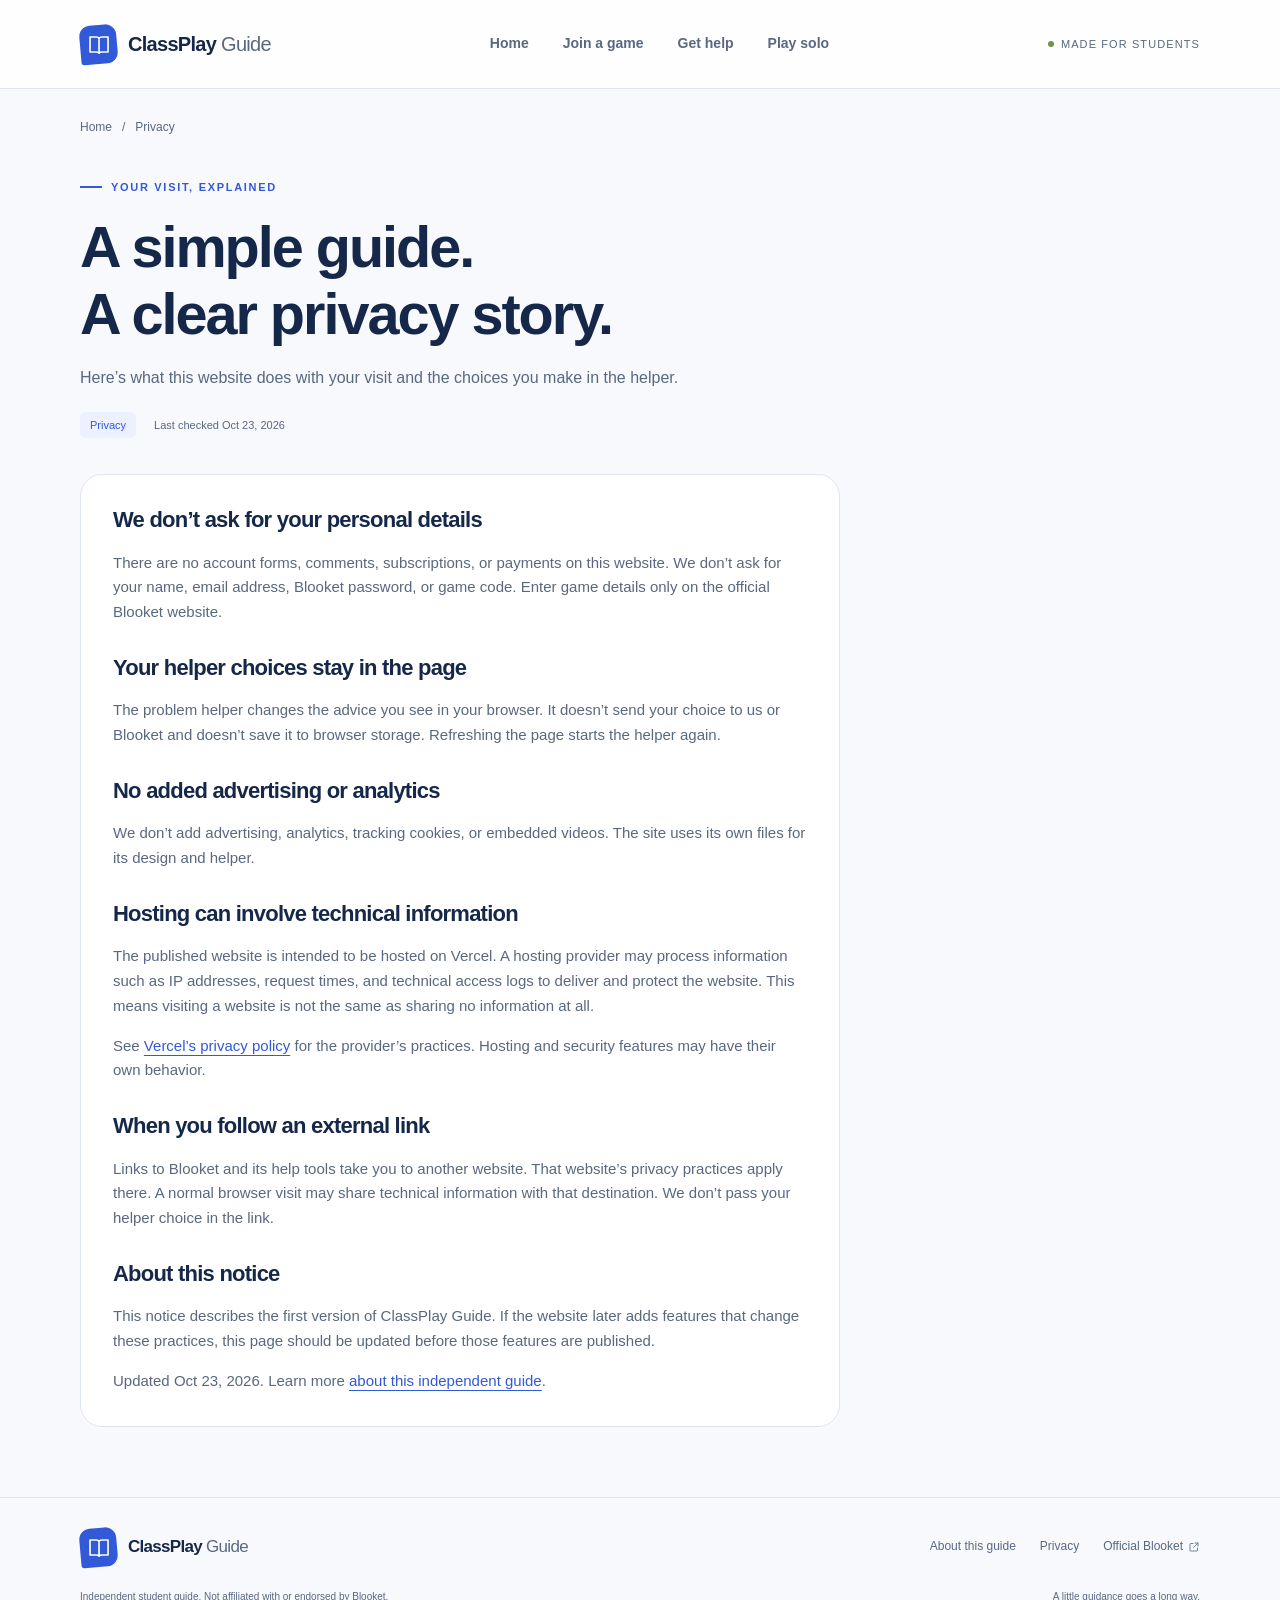
<file: site/privacy.html>
<!DOCTYPE html>
<html lang="en">
<head>
  <meta charset="UTF-8">
  <meta name="viewport" content="width=device-width, initial-scale=1">
  <meta name="description" content="Learn how ClassPlay Guide handles your visit: no account forms, no stored helper choices, no advertising or analytics scripts, and links to hosting privacy information.">
  <meta name="theme-color" content="#3159d8">
  <title>Privacy at ClassPlay Guide | ClassPlay Guide</title>
  <link rel="canonical" href="https://blooketpractice-site.vercel.app/privacy.html">
  <link rel="icon" type="image/svg+xml" href="favicon.svg">
  <link rel="stylesheet" href="assets/styles.css">
  
</head>
<body>
<a class="skip-link" href="#main">Skip to content</a><header class="site-header"><div class="wrap header-inner">
  <a class="brand" href="index.html" aria-label="ClassPlay Guide home"><span class="brand-mark"><svg width="24" height="24" viewBox="0 0 24 24" fill="none" stroke="currentColor" stroke-width="1.65" stroke-linecap="round" stroke-linejoin="round" aria-hidden="true"><path d="M3 4h6c2 0 3 1 3 2 0-1 1-2 3-2h6v15h-6c-2 0-3 1-3 1s-1-1-3-1H3z"/><path d="M12 7v13"/></svg></span><span>ClassPlay <span>Guide</span></span></a>
  <nav class="main-nav" aria-label="Main navigation"><a href="index.html">Home</a><a href="join.html">Join a game</a><a href="help.html">Get help</a><a href="solo.html">Play solo</a></nav>
  <span class="header-label">Made for students</span>
</div></header>
<main id="main" class="wrap"><div class="breadcrumb"><a href="index.html">Home</a><span aria-hidden="true">/</span><span>Privacy</span></div><div class="page-heading"><span class="eyebrow">Your visit, explained</span><h1>A simple guide.<br>A clear privacy story.</h1><p>Here’s what this website does with your visit and the choices you make in the helper.</p><div class="page-meta"><span>Privacy</span><span>Last checked <time datetime="2026-10-23">Oct 23, 2026</time></span></div></div>
<div class="legal-layout"><article class="article-card"><h2>We don’t ask for your personal details</h2><p>There are no account forms, comments, subscriptions, or payments on this website. We don’t ask for your name, email address, Blooket password, or game code. Enter game details only on the official Blooket website.</p>
<h2>Your helper choices stay in the page</h2><p>The problem helper changes the advice you see in your browser. It doesn’t send your choice to us or Blooket and doesn’t save it to browser storage. Refreshing the page starts the helper again.</p>
<h2>No added advertising or analytics</h2><p>We don’t add advertising, analytics, tracking cookies, or embedded videos. The site uses its own files for its design and helper.</p>
<h2>Hosting can involve technical information</h2><p>The published website is intended to be hosted on Vercel. A hosting provider may process information such as IP addresses, request times, and technical access logs to deliver and protect the website. This means visiting a website is not the same as sharing no information at all.</p><p>See <a href="https://vercel.com/legal/privacy-policy">Vercel’s privacy policy</a> for the provider’s practices. Hosting and security features may have their own behavior.</p>
<h2>When you follow an external link</h2><p>Links to Blooket and its help tools take you to another website. That website’s privacy practices apply there. A normal browser visit may share technical information with that destination. We don’t pass your helper choice in the link.</p>
<h2>About this notice</h2><p>This notice describes the first version of ClassPlay Guide. If the website later adds features that change these practices, this page should be updated before those features are published.</p><p>Updated <time datetime="2026-10-23">Oct 23, 2026</time>. Learn more <a href="about.html">about this independent guide</a>.</p></article></div></main>
<footer class="site-footer"><div class="wrap">
  <div class="footer-top"><a class="brand" href="index.html" aria-label="ClassPlay Guide home"><span class="brand-mark"><svg width="24" height="24" viewBox="0 0 24 24" fill="none" stroke="currentColor" stroke-width="1.65" stroke-linecap="round" stroke-linejoin="round" aria-hidden="true"><path d="M3 4h6c2 0 3 1 3 2 0-1 1-2 3-2h6v15h-6c-2 0-3 1-3 1s-1-1-3-1H3z"/><path d="M12 7v13"/></svg></span><span>ClassPlay <span>Guide</span></span></a><nav class="footer-links" aria-label="Footer"><a href="about.html">About this guide</a><a href="privacy.html">Privacy</a><a href="https://www.blooket.com/">Official Blooket <svg width="12" height="12" viewBox="0 0 24 24" fill="none" stroke="currentColor" stroke-width="1.65" stroke-linecap="round" stroke-linejoin="round" aria-hidden="true"><path d="M14 4h6v6m0-6-9 9M10 5H5a1 1 0 0 0-1 1v13a1 1 0 0 0 1 1h13a1 1 0 0 0 1-1v-5"/></svg></a></nav></div>
  <div class="footer-bottom"><p>Independent student guide. Not affiliated with or endorsed by Blooket.</p><p>A little guidance goes a long way.</p></div>
</div></footer>
</body>
</html>
</file>
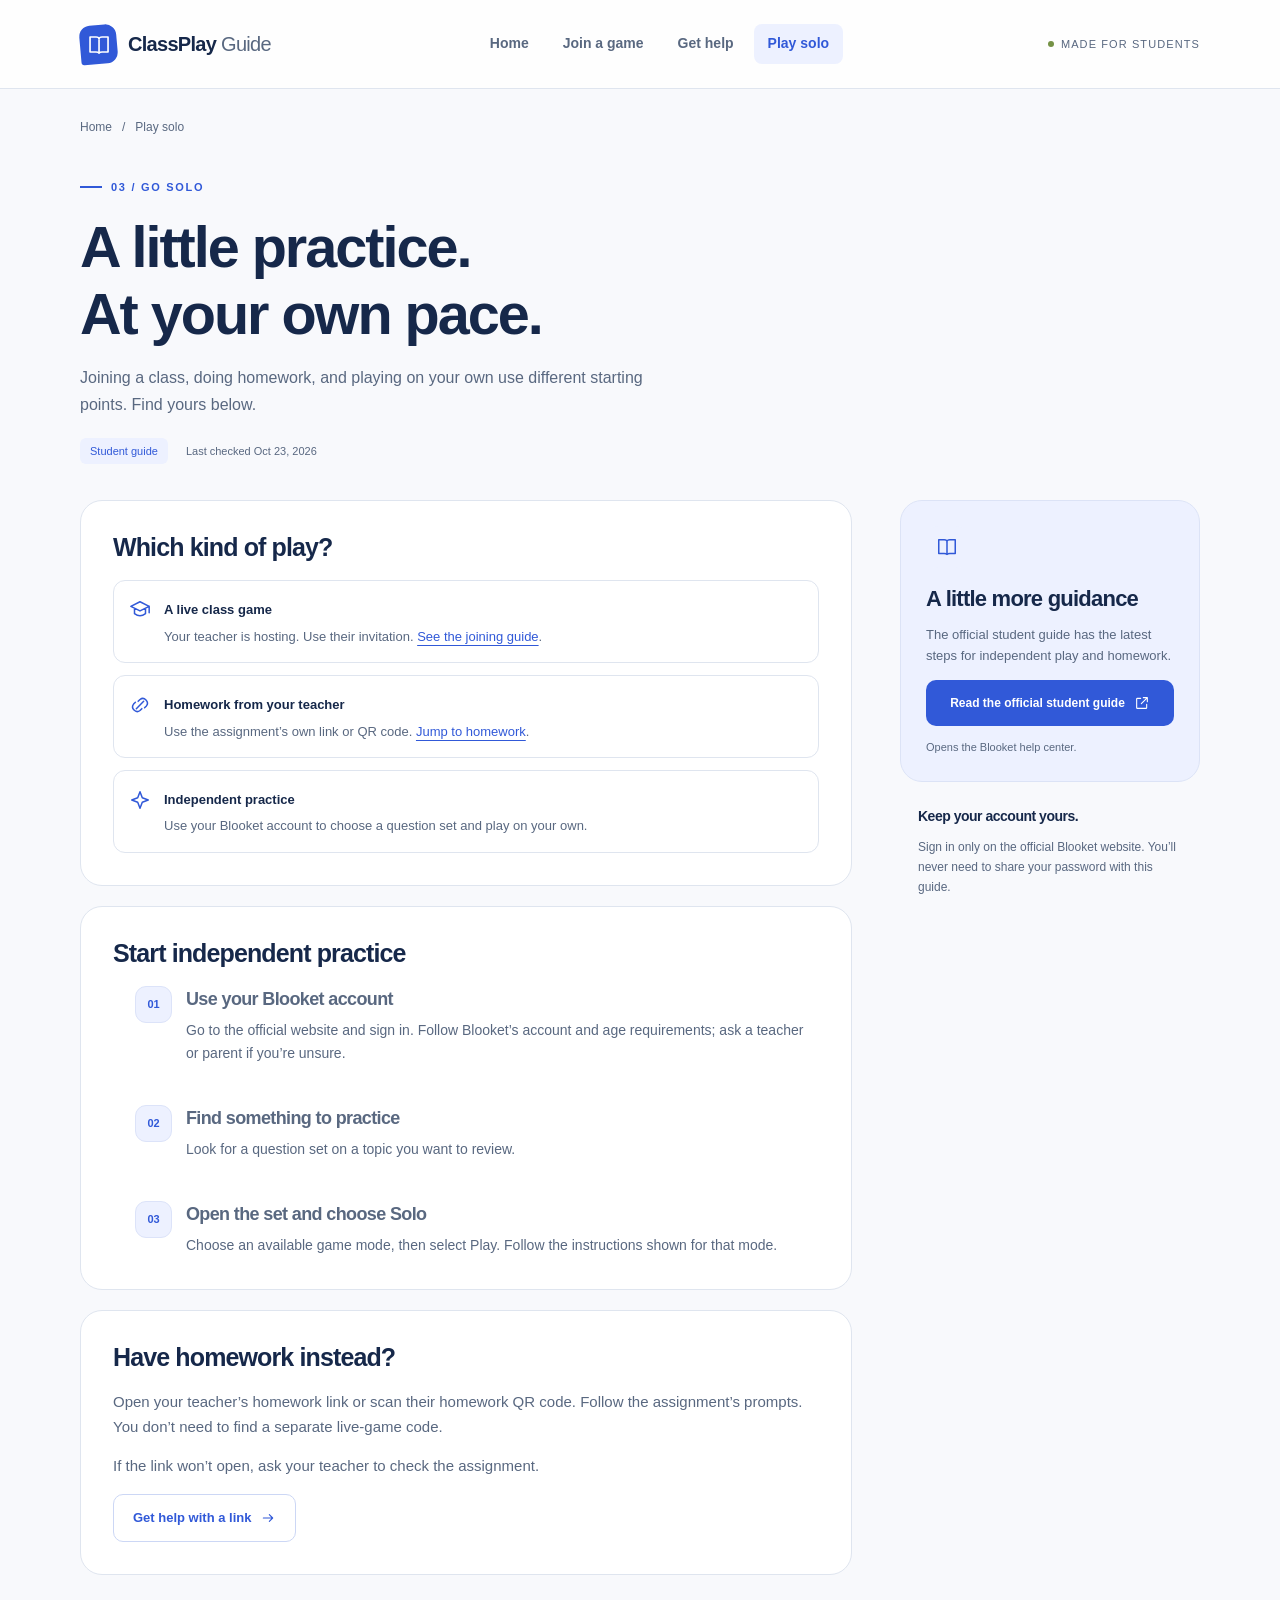
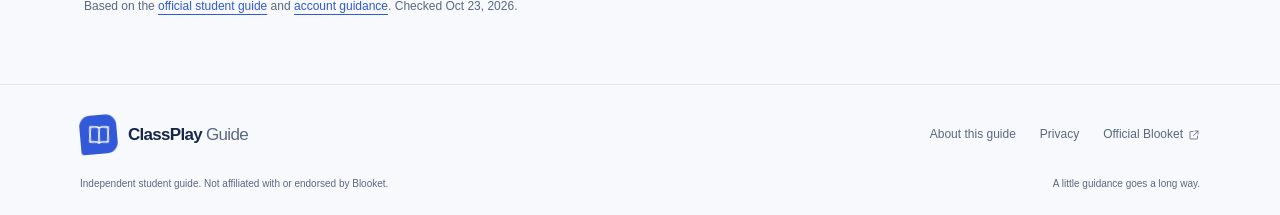
<file: site/solo.html>
<!DOCTYPE html>
<html lang="en">
<head>
  <meta charset="UTF-8">
  <meta name="viewport" content="width=device-width, initial-scale=1">
  <meta name="description" content="Learn the difference between Blooket live games, homework and independent solo play, and follow simple steps for practicing on your own.">
  <meta name="theme-color" content="#3159d8">
  <title>How to play Blooket on your own | ClassPlay Guide</title>
  <link rel="canonical" href="https://blooketpractice-site.vercel.app/solo.html">
  <link rel="icon" type="image/svg+xml" href="favicon.svg">
  <link rel="stylesheet" href="assets/styles.css">
  
</head>
<body>
<a class="skip-link" href="#main">Skip to content</a><header class="site-header"><div class="wrap header-inner">
  <a class="brand" href="index.html" aria-label="ClassPlay Guide home"><span class="brand-mark"><svg width="24" height="24" viewBox="0 0 24 24" fill="none" stroke="currentColor" stroke-width="1.65" stroke-linecap="round" stroke-linejoin="round" aria-hidden="true"><path d="M3 4h6c2 0 3 1 3 2 0-1 1-2 3-2h6v15h-6c-2 0-3 1-3 1s-1-1-3-1H3z"/><path d="M12 7v13"/></svg></span><span>ClassPlay <span>Guide</span></span></a>
  <nav class="main-nav" aria-label="Main navigation"><a href="index.html">Home</a><a href="join.html">Join a game</a><a href="help.html">Get help</a><a href="solo.html" aria-current="page">Play solo</a></nav>
  <span class="header-label">Made for students</span>
</div></header>
<main id="main" class="wrap"><div class="breadcrumb"><a href="index.html">Home</a><span aria-hidden="true">/</span><span>Play solo</span></div><div class="page-heading"><span class="eyebrow">03 / Go solo</span><h1>A little practice.<br>At your own pace.</h1><p>Joining a class, doing homework, and playing on your own use different starting points. Find yours below.</p><div class="page-meta"><span>Student guide</span><span>Last checked <time datetime="2026-10-23">Oct 23, 2026</time></span></div></div>
<div class="content-layout"><div>
<section class="article-card"><h2>Which kind of play?</h2><div class="method-list">
  <div class="method"><svg width="22" height="22" viewBox="0 0 24 24" fill="none" stroke="currentColor" stroke-width="1.65" stroke-linecap="round" stroke-linejoin="round" aria-hidden="true"><path d="m2 8 10-5 10 5-10 5zM6 10v6c4 3 8 3 12 0v-6M22 8v7"/></svg><div><strong>A live class game</strong><p>Your teacher is hosting. Use their invitation. <a href="join.html">See the joining guide</a>.</p></div></div>
  <div class="method"><svg width="22" height="22" viewBox="0 0 24 24" fill="none" stroke="currentColor" stroke-width="1.65" stroke-linecap="round" stroke-linejoin="round" aria-hidden="true"><path d="m10 8 2-2a5 5 0 0 1 7 7l-2 2M14 16l-2 2a5 5 0 0 1-7-7l2-2m1 7 8-8"/></svg><div><strong>Homework from your teacher</strong><p>Use the assignment’s own link or QR code. <a href="#homework">Jump to homework</a>.</p></div></div>
  <div class="method"><svg width="22" height="22" viewBox="0 0 24 24" fill="none" stroke="currentColor" stroke-width="1.65" stroke-linecap="round" stroke-linejoin="round" aria-hidden="true"><path d="m12 3 2.5 6.5L21 12l-6.5 2.5L12 21l-2.5-6.5L3 12l6.5-2.5z"/></svg><div><strong>Independent practice</strong><p>Use your Blooket account to choose a question set and play on your own.</p></div></div>
</div></section>
<section class="article-card" id="independent"><h2>Start independent practice</h2><ol class="steps">
  <li><div><h3>Use your Blooket account</h3><p>Go to the official website and sign in. Follow Blooket’s account and age requirements; ask a teacher or parent if you’re unsure.</p></div></li>
  <li><div><h3>Find something to practice</h3><p>Look for a question set on a topic you want to review.</p></div></li>
  <li><div><h3>Open the set and choose Solo</h3><p>Choose an available game mode, then select Play. Follow the instructions shown for that mode.</p></div></li>
</ol></section>
<section class="article-card" id="homework"><h2>Have homework instead?</h2><p>Open your teacher’s homework link or scan their homework QR code. Follow the assignment’s prompts. You don’t need to find a separate live-game code.</p><p>If the link won’t open, ask your teacher to check the assignment.</p><a class="button secondary" href="help.html">Get help with a link<svg width="16" height="16" viewBox="0 0 24 24" fill="none" stroke="currentColor" stroke-width="1.65" stroke-linecap="round" stroke-linejoin="round" aria-hidden="true"><path d="M5 12h14m-5-5 5 5-5 5"/></svg></a></section>
<p class="source-note">Based on the <a href="https://help.blooket.com/hc/en-us/articles/16015848585879-Blooket-Quick-Start-Guide-for-Students">official student guide</a> and <a href="https://help.blooket.com/hc/en-us/articles/17350775717911-Do-students-need-a-Blooket-account-to-play">account guidance</a>. Checked <time datetime="2026-10-23">Oct 23, 2026</time>.</p>
</div><aside class="aside"><div class="aside-card"><span class="icon-tile"><svg width="22" height="22" viewBox="0 0 24 24" fill="none" stroke="currentColor" stroke-width="1.65" stroke-linecap="round" stroke-linejoin="round" aria-hidden="true"><path d="M3 4h6c2 0 3 1 3 2 0-1 1-2 3-2h6v15h-6c-2 0-3 1-3 1s-1-1-3-1H3z"/><path d="M12 7v13"/></svg></span><h2>A little more guidance</h2><p>The official student guide has the latest steps for independent play and homework.</p><a class="button" href="https://help.blooket.com/hc/en-us/articles/16015848585879-Blooket-Quick-Start-Guide-for-Students">Read the official student guide<svg width="16" height="16" viewBox="0 0 24 24" fill="none" stroke="currentColor" stroke-width="1.65" stroke-linecap="round" stroke-linejoin="round" aria-hidden="true"><path d="M14 4h6v6m0-6-9 9M10 5H5a1 1 0 0 0-1 1v13a1 1 0 0 0 1 1h13a1 1 0 0 0 1-1v-5"/></svg></a><p class="tiny">Opens the Blooket help center.</p></div><div class="aside-note"><h3>Keep your account yours.</h3><p>Sign in only on the official Blooket website. You’ll never need to share your password with this guide.</p></div></aside>
</div></main>
<footer class="site-footer"><div class="wrap">
  <div class="footer-top"><a class="brand" href="index.html" aria-label="ClassPlay Guide home"><span class="brand-mark"><svg width="24" height="24" viewBox="0 0 24 24" fill="none" stroke="currentColor" stroke-width="1.65" stroke-linecap="round" stroke-linejoin="round" aria-hidden="true"><path d="M3 4h6c2 0 3 1 3 2 0-1 1-2 3-2h6v15h-6c-2 0-3 1-3 1s-1-1-3-1H3z"/><path d="M12 7v13"/></svg></span><span>ClassPlay <span>Guide</span></span></a><nav class="footer-links" aria-label="Footer"><a href="about.html">About this guide</a><a href="privacy.html">Privacy</a><a href="https://www.blooket.com/">Official Blooket <svg width="12" height="12" viewBox="0 0 24 24" fill="none" stroke="currentColor" stroke-width="1.65" stroke-linecap="round" stroke-linejoin="round" aria-hidden="true"><path d="M14 4h6v6m0-6-9 9M10 5H5a1 1 0 0 0-1 1v13a1 1 0 0 0 1 1h13a1 1 0 0 0 1-1v-5"/></svg></a></nav></div>
  <div class="footer-bottom"><p>Independent student guide. Not affiliated with or endorsed by Blooket.</p><p>A little guidance goes a long way.</p></div>
</div></footer>
</body>
</html>
</file>
<file: site/assets/styles.css>
@charset "UTF-8";

:root {
  --ink: #16284a;
  --muted: #596880;
  --blue: #3159d8;
  --blue-dark: #2444af;
  --paper: #f8f9fc;
  --line: #dfe5ef;
  --soft-blue: #edf1ff;
  --lime: #e5f0ac;
  --radius: 22px;
  font-family: "Segoe UI", Arial, sans-serif;
  color: var(--ink);
  background: var(--paper);
  font-synthesis: none;
  text-rendering: optimizeLegibility;
  -webkit-font-smoothing: antialiased;
}

* { box-sizing: border-box; }
body { margin: 0; font-size: 16px; line-height: 1.65; }
button, input { font: inherit; }
a { color: var(--blue); text-underline-offset: 4px; }
a:hover { color: var(--blue-dark); }
button { cursor: pointer; }
svg { display: block; flex-shrink: 0; }
[hidden] { display: none !important; }
:focus-visible { outline: 3px solid var(--blue); outline-offset: 5px; border-radius: 5px; }
::selection { color: var(--ink); background: var(--lime); }
h1, h2, h3, p { margin-top: 0; }
h1, h2, h3 { line-height: 1.16; letter-spacing: -.035em; }
h1 { font-size: clamp(2.5rem, 5.8vw, 4.8rem); font-weight: 750; }
h2 { font-size: clamp(1.65rem, 3vw, 2.2rem); font-weight: 700; }
h3 { font-size: 1.2rem; font-weight: 650; }
p:last-child { margin-bottom: 0; }
.wrap { width: min(1120px, calc(100% - 64px)); margin-inline: auto; }
.sr-only { position: absolute; width: 1px; height: 1px; padding: 0; margin: -1px; overflow: hidden; clip: rect(0, 0, 0, 0); white-space: nowrap; border: 0; }
.skip-link { position: fixed; top: -100px; left: 20px; z-index: 20; background: white; padding: 12px 20px; border: 2px solid var(--blue); }
.skip-link:focus { top: 12px; }
.site-header { border-bottom: 1px solid var(--line); background: #ffffffd9; }
.header-inner { min-height: 88px; display: flex; gap: 24px; align-items: center; justify-content: space-between; }
.brand { display: inline-flex; align-items: center; gap: 11px; color: var(--ink); text-decoration: none; font-size: 20px; font-weight: 750; white-space: nowrap; letter-spacing: -.7px; }
.brand-mark { display: grid; place-items: center; width: 37px; height: 39px; background: var(--blue); color: white; border-radius: 11px 11px 11px 3px; transform: rotate(-5deg); }
.brand-mark svg { transform: rotate(5deg); }
.brand span:last-child span { font-weight: 400; color: var(--muted); }
.main-nav { display: flex; align-items: center; gap: 6px; }
.main-nav a { color: var(--muted); font-size: 14px; font-weight: 600; text-decoration: none; padding: 8px 14px; border-radius: 8px; }
.main-nav a:hover { background: var(--soft-blue); color: var(--blue); }
.main-nav a[aria-current="page"] { color: var(--blue); background: var(--soft-blue); }
.header-label { display: inline-flex; align-items: center; gap: 7px; font-size: 11px; text-transform: uppercase; letter-spacing: 1.1px; color: var(--muted); }
.header-label::before { content: ""; width: 6px; height: 6px; background: #759246; border-radius: 50%; }
.eyebrow { display: inline-flex; align-items: center; gap: 9px; font-size: 11px; letter-spacing: 1.7px; text-transform: uppercase; font-weight: 750; color: var(--blue); margin-bottom: 18px; }
.eyebrow::before { content: ""; display: inline-block; width: 22px; height: 2px; background: currentColor; }
.home-hero { padding-block: 52px 40px; display: grid; grid-template-columns: 1.2fr 1fr; align-items: center; gap: 56px; }
.home-hero h1 { margin-bottom: 18px; }
.home-hero h1 em { color: var(--blue); font-family: Georgia, "Times New Roman", serif; font-weight: 400; }
.hero-copy > p { color: var(--muted); max-width: 440px; font-size: 16px; line-height: 1.8; }
.hero-small { display: flex; gap: 8px; align-items: center; color: var(--muted); font-size: 12px; margin-top: 22px; }
.hero-small svg { color: #59782c; }
.field-illustration { position: relative; min-height: 290px; display: grid; place-items: center; isolation: isolate; }
.illustration-orbit { position: absolute; width: 310px; height: 250px; border: 1px dashed #c9d3e8; border-radius: 50%; transform: rotate(-18deg); z-index: -2; }
.illustration-orbit::after { content: ""; position: absolute; inset: 20px -24px; border: 1px solid #e3e8f3; border-radius: 50%; transform: rotate(30deg); }
.field-card { width: 285px; padding: 26px; border: 1px solid #d7deef; background: #fff; border-radius: 15px; transform: rotate(-6deg); box-shadow: 12px 15px 0 #e8edf9, 0 14px 35px #1839610b; }
.field-card .card-top { display: flex; justify-content: space-between; align-items: center; font-size: 10px; letter-spacing: 1.5px; font-weight: 700; color: #657391; padding-bottom: 16px; border-bottom: 1px solid var(--line); }
.field-card strong { display: block; font-size: 30px; line-height: 1.2; letter-spacing: -1.5px; margin: 20px 0; }
.illustration-line { display: flex; align-items: center; gap: 10px; padding-top: 9px; font-size: 12px; color: #586782; }
.mini-check { display: grid; place-items: center; width: 21px; height: 21px; border-radius: 50%; background: var(--soft-blue); color: var(--blue); }
.sticker { position: absolute; right: -3px; bottom: 14px; display: flex; align-items: center; gap: 9px; padding: 12px 18px; background: var(--lime); border: 1px solid #ccd995; border-radius: 10px; font-size: 12px; font-weight: 650; transform: rotate(5deg); box-shadow: 0 7px 12px #172b4c09; }
.spark { position: absolute; color: var(--blue); top: 15px; right: 35px; font-size: 38px; line-height: 1; }
.section-heading { display: flex; justify-content: space-between; align-items: center; gap: 16px; margin-bottom: 18px; }
.section-heading h2 { font-size: 13px; margin: 0; letter-spacing: 1.2px; text-transform: uppercase; }
.section-heading span { color: var(--muted); font-size: 12px; }
.path-grid { display: grid; grid-template-columns: repeat(3, 1fr); gap: 18px; }
.path-card { position: relative; padding: 25px 25px 20px; min-height: 228px; border: 1px solid var(--line); border-radius: var(--radius); background: white; text-decoration: none; color: var(--ink); display: flex; flex-direction: column; transition: border-color .18s, transform .18s, box-shadow .18s; }
.path-card:hover { transform: translateY(-4px); border-color: #b9c8f4; box-shadow: 0 12px 24px #1b3b7909; color: var(--ink); }
.path-card.featured { background: var(--blue); border-color: var(--blue); color: white; }
.path-card.featured:hover { background: var(--blue-dark); color: white; }
.path-card-top { display: flex; align-items: center; justify-content: space-between; margin-bottom: 22px; }
.icon-tile { display: grid; place-items: center; width: 42px; height: 42px; border-radius: 12px; background: var(--soft-blue); color: var(--blue); }
.featured .icon-tile { background: #ffffff21; color: white; }
.mint .icon-tile { background: #edf3de; color: #557326; }
.path-number { font-size: 11px; letter-spacing: 1px; color: #697890; }
.featured .path-number { color: #dce5ff; }
.path-card h3 { font-size: 21px; margin-bottom: 8px; }
.path-card p { font-size: 14px; color: var(--muted); line-height: 1.65; margin-bottom: 20px; }
.path-card.featured p { color: #e0e7ff; }
.path-cta { display: flex; justify-content: space-between; gap: 10px; align-items: center; font-size: 12px; font-weight: 650; margin-top: auto; }
.teacher-note { display: flex; gap: 17px; align-items: center; padding: 22px 26px; margin-top: 24px; border: 1px solid var(--line); border-radius: 15px; background: #f0f3fa; }
.teacher-note > svg { color: var(--blue); }
.teacher-note p { font-size: 13px; color: var(--muted); margin-bottom: 0; }
.teacher-note strong { color: var(--ink); }
.teacher-note > a { margin-left: auto; white-space: nowrap; font-size: 12px; font-weight: 650; }
.home-bottom { display: grid; grid-template-columns: .8fr 1.2fr; gap: 90px; padding-block: 68px; }
.home-bottom h2 { margin-bottom: 14px; }
.home-bottom p { color: var(--muted); font-size: 14px; }
.text-link { display: inline-flex; gap: 8px; align-items: center; font-size: 13px; font-weight: 650; }
details { border-bottom: 1px solid var(--line); }
summary { cursor: pointer; padding: 19px 26px 19px 0; list-style: none; position: relative; color: var(--ink); font-size: 14px; font-weight: 650; }
summary::-webkit-details-marker { display: none; }
summary::after { content: "+"; position: absolute; right: 3px; top: 15px; color: var(--blue); font-size: 22px; font-weight: 400; }
details[open] summary::after { content: "−"; }
details p { padding-right: 24px; padding-bottom: 18px; margin: 0; }
.site-footer { border-top: 1px solid var(--line); padding-block: 30px 22px; }
.footer-top { display: flex; gap: 20px; align-items: center; justify-content: space-between; }
.footer-top .brand { font-size: 17px; }
.footer-links { display: flex; flex-wrap: wrap; gap: 24px; }
.footer-links a { display: inline-flex; align-items: center; gap: 5px; font-size: 12px; color: var(--muted); text-decoration: none; }
.footer-links a:hover { color: var(--blue); text-decoration: underline; }
.footer-bottom { display: flex; gap: 16px; justify-content: space-between; margin-top: 22px; color: var(--muted); font-size: 10px; }
.footer-bottom p { margin: 0; }
.breadcrumb { display: flex; gap: 10px; align-items: center; font-size: 12px; color: var(--muted); padding-top: 29px; margin-bottom: 32px; }
.breadcrumb a { color: var(--muted); text-decoration: none; }
.page-heading { max-width: 740px; margin-bottom: 36px; }
.page-heading h1 { font-size: clamp(2.4rem, 4.5vw, 3.7rem); margin-bottom: 18px; }
.page-heading > p { color: var(--muted); max-width: 600px; }
.page-meta { display: flex; align-items: center; gap: 18px; flex-wrap: wrap; font-size: 11px; color: var(--muted); margin-top: 20px; }
.page-meta span:first-child { background: var(--soft-blue); color: var(--blue); padding: 4px 10px; border-radius: 6px; }
.content-layout { display: grid; grid-template-columns: minmax(0, 1fr) 300px; gap: 48px; align-items: start; padding-bottom: 68px; }
.article-card { background: white; border: 1px solid var(--line); border-radius: var(--radius); padding: 32px; }
.article-card + .article-card { margin-top: 20px; }
.article-card h2 { font-size: 25px; margin-bottom: 18px; }
.article-card h3 { margin-top: 22px; }
.article-card p, .article-card li { color: var(--muted); font-size: 15px; }
.article-card ul, .article-card ol { padding-left: 22px; }
.article-card li + li { margin-top: 10px; }
.article-card strong { color: var(--ink); }
.steps { margin: 0; padding: 0; list-style: none; counter-reset: steps; }
.steps > li { counter-increment: steps; display: grid; grid-template-columns: 35px 1fr; gap: 16px; position: relative; padding-bottom: 30px; }
.steps > li:last-child { padding-bottom: 0; }
.steps > li::before { content: counter(steps, decimal-leading-zero); width: 35px; height: 35px; border: 1px solid #dce3f9; border-radius: 11px; background: var(--soft-blue); color: var(--blue); display: grid; place-items: center; font-size: 11px; font-weight: 750; }
.steps h3 { margin: 3px 0 9px; font-size: 18px; }
.steps p { font-size: 14px; }
.method-list { display: grid; gap: 12px; margin-top: 16px; }
.method { display: grid; grid-template-columns: 23px 1fr; gap: 12px; padding: 15px; border: 1px solid var(--line); border-radius: 12px; }
.method > svg { color: var(--blue); margin-top: 3px; }
.method strong { font-size: 13px; }
.method p { font-size: 13px; margin-top: 3px; }
.aside { position: sticky; top: 25px; display: grid; gap: 18px; }
.aside-card { padding: 25px; background: var(--soft-blue); border: 1px solid #dce3f6; border-radius: var(--radius); }
.aside-card h2 { font-size: 22px; margin: 18px 0 12px; }
.aside-card p { color: var(--muted); font-size: 13px; }
.aside-card .button { width: 100%; font-size: 12px; padding-inline: 12px; }
.aside-card .tiny { font-size: 11px; margin-top: 12px; }
.aside-note { padding: 8px 18px; }
.aside-note h3 { font-size: 14px; }
.aside-note p { font-size: 12px; color: var(--muted); }
.button { display: inline-flex; gap: 9px; align-items: center; justify-content: center; text-align: center; padding: 13px 19px; border: 1px solid transparent; border-radius: 10px; background: var(--blue); color: white; font-size: 13px; font-weight: 650; text-decoration: none; line-height: 1.5; min-height: 46px; }
.button:hover { background: var(--blue-dark); color: white; }
.button.secondary { background: white; color: var(--blue); border-color: #ccd7f5; }
.button.secondary:hover { background: var(--soft-blue); }
.callout { background: #f4f7e9; border-left: 3px solid #a2b66f; border-radius: 0 10px 10px 0; padding: 17px 20px; margin-top: 24px; }
.callout p { font-size: 13px; }
.source-note { padding: 22px 4px 0; font-size: 12px; color: var(--muted); }
.source-note a { font-size: 12px; }
.helper-layout { display: grid; grid-template-columns: minmax(0, 1fr) 270px; gap: 36px; padding-bottom: 72px; }
.helper-board { background: white; border: 1px solid var(--line); border-radius: var(--radius); padding: 30px; }
.helper-progress { display: flex; gap: 12px; align-items: center; margin-bottom: 28px; font-size: 11px; font-weight: 650; color: var(--muted); }
.progress-line { display: flex; gap: 4px; margin-left: auto; }
.progress-line span { width: 33px; height: 4px; background: #e4e8f2; border-radius: 3px; }
.progress-line span:first-child, .helper-board.has-answer .progress-line span { background: var(--blue); }
.helper-board h2 { font-size: 25px; margin-bottom: 9px; }
.helper-intro { font-size: 14px; color: var(--muted); margin-bottom: 24px; }
.problem-list { display: grid; gap: 11px; }
.problem-button { display: flex; align-items: center; width: 100%; gap: 15px; padding: 17px 19px; text-align: left; background: #fff; color: var(--ink); border: 1px solid var(--line); border-radius: 12px; transition: background .15s, border-color .15s; }
.problem-button:hover { background: var(--soft-blue); border-color: #aebfea; }
.problem-button > svg { color: var(--blue); }
.problem-button > span { flex: 1; font-size: 14px; font-weight: 600; }
.problem-button .arrow { color: #8795af; }
.answer { border-top: 1px solid var(--line); padding-top: 24px; margin-top: 26px; }
.enhanced .answer { border: 0; padding-top: 0; margin: 0; }
.answer .answer-tag { color: var(--blue); text-transform: uppercase; letter-spacing: 1px; font-size: 10px; font-weight: 750; margin-bottom: 12px; }
.answer h3 { font-size: 24px; margin-bottom: 20px; }
.answer ol { padding-left: 23px; color: var(--muted); font-size: 14px; }
.answer li { padding-left: 6px; margin-bottom: 14px; }
.answer-actions { display: flex; gap: 10px; align-items: center; flex-wrap: wrap; margin-top: 24px; }
.answer .stuck-note { margin: 24px 0 0; padding-top: 20px; border-top: 1px solid var(--line); font-size: 12px; color: var(--muted); }
.helper-aside { padding: 24px; border-radius: var(--radius); background: #f0f3e6; border: 1px solid #e0e7ce; }
.helper-aside > svg { color: #667e37; }
.helper-aside h2 { font-size: 23px; margin: 20px 0 12px; }
.helper-aside p { color: #566344; font-size: 13px; }
.helper-aside a { font-size: 12px; }
.helper-aside hr { border: 0; border-top: 1px solid #d9e0c8; margin-block: 23px; }
.legal-layout { width: min(760px, 100%); padding-bottom: 70px; }
.legal-layout .article-card h2 { margin-top: 30px; font-size: 22px; }
.legal-layout .article-card h2:first-child { margin-top: 0; }
.empty-state { min-height: 62vh; padding-block: 72px; text-align: center; max-width: 560px; margin: auto; }
.empty-code { font-size: 13px; color: var(--blue); font-weight: 650; letter-spacing: 3px; margin-bottom: 22px; }
.empty-state h1 { font-size: 52px; }
.empty-state p { color: var(--muted); margin-bottom: 28px; }
.empty-state .answer-actions { justify-content: center; }

@media (min-width: 1500px) { .home-hero { padding-block: 72px 54px; } }
@media (max-width: 1000px) {
  .header-label { display: none; }
  .home-hero { gap: 26px; }
  .sticker { right: -6px; }
  .path-card { padding: 22px; }
  .path-card h3 { font-size: 19px; }
  .home-bottom { gap: 48px; }
  .content-layout { grid-template-columns: minmax(0, 1fr) 260px; gap: 24px; }
  .helper-layout { grid-template-columns: minmax(0, 1fr) 240px; gap: 24px; }
}
@media (max-width: 760px) {
  .wrap { width: min(560px, calc(100% - 36px)); }
  .header-inner { min-height: 105px; padding-block: 15px 10px; flex-direction: column; gap: 13px; }
  .brand { font-size: 19px; }
  .brand-mark { width: 31px; height: 33px; border-radius: 9px 9px 9px 3px; }
  .main-nav { width: 100%; justify-content: space-between; gap: 3px; }
  .main-nav a { padding: 7px 10px; font-size: 12px; }
  .home-hero { display: block; padding-block: 35px 30px; }
  .home-hero h1 { font-size: clamp(2.6rem, 10vw, 3.7rem); margin-bottom: 15px; }
  .home-hero .eyebrow { font-size: 10px; margin-bottom: 15px; }
  .hero-copy > p { font-size: 14px; }
  .hero-small { margin-top: 16px; }
  .field-illustration { display: none; }
  .section-heading span { font-size: 10px; }
  .section-heading h2 { font-size: 11px; }
  .path-grid { grid-template-columns: 1fr; gap: 12px; }
  .path-card { padding: 21px; min-height: auto; }
  .path-card-top { margin-bottom: 16px; }
  .path-card h3 { font-size: 22px; }
  .path-card p { font-size: 14px; margin-bottom: 14px; }
  .teacher-note { align-items: flex-start; padding: 19px; gap: 12px; flex-wrap: wrap; }
  .teacher-note p { flex: 1; }
  .teacher-note > a { margin-left: 34px; }
  .home-bottom { grid-template-columns: 1fr; gap: 22px; padding-block: 42px; }
  .home-bottom h2 { font-size: 28px; }
  .footer-top, .footer-bottom { flex-direction: column; align-items: flex-start; gap: 18px; }
  .footer-links { gap: 22px; }
  .footer-bottom { font-size: 10px; gap: 8px; }
  .breadcrumb { padding-top: 24px; margin-bottom: 27px; }
  .page-heading { margin-bottom: 26px; }
  .page-heading h1 { font-size: 38px; }
  .page-heading > p { font-size: 14px; }
  .page-meta { gap: 12px; }
  .content-layout, .helper-layout { grid-template-columns: 1fr; gap: 24px; padding-bottom: 42px; }
  .article-card { padding: 23px; border-radius: 17px; }
  .article-card h2 { font-size: 23px; }
  .steps > li { grid-template-columns: 30px 1fr; gap: 12px; }
  .steps > li::before { width: 30px; height: 30px; border-radius: 9px; }
  .method { padding: 12px; gap: 9px; }
  .aside { position: static; }
  .aside-note { padding-inline: 6px; }
  .helper-board { padding: 23px; border-radius: 17px; }
  .problem-button { padding: 16px 12px; gap: 10px; }
  .problem-button > span { font-size: 13px; }
  .answer h3 { font-size: 23px; }
  .answer-actions { align-items: stretch; flex-direction: column; }
  .answer-actions .button { width: 100%; }
  .empty-state { padding-block: 52px; }
  .empty-state h1 { font-size: 40px; }
}

@media (prefers-reduced-motion: reduce) {
  *, *::before, *::after { transition: none !important; scroll-behavior: auto !important; }
}
</file>
